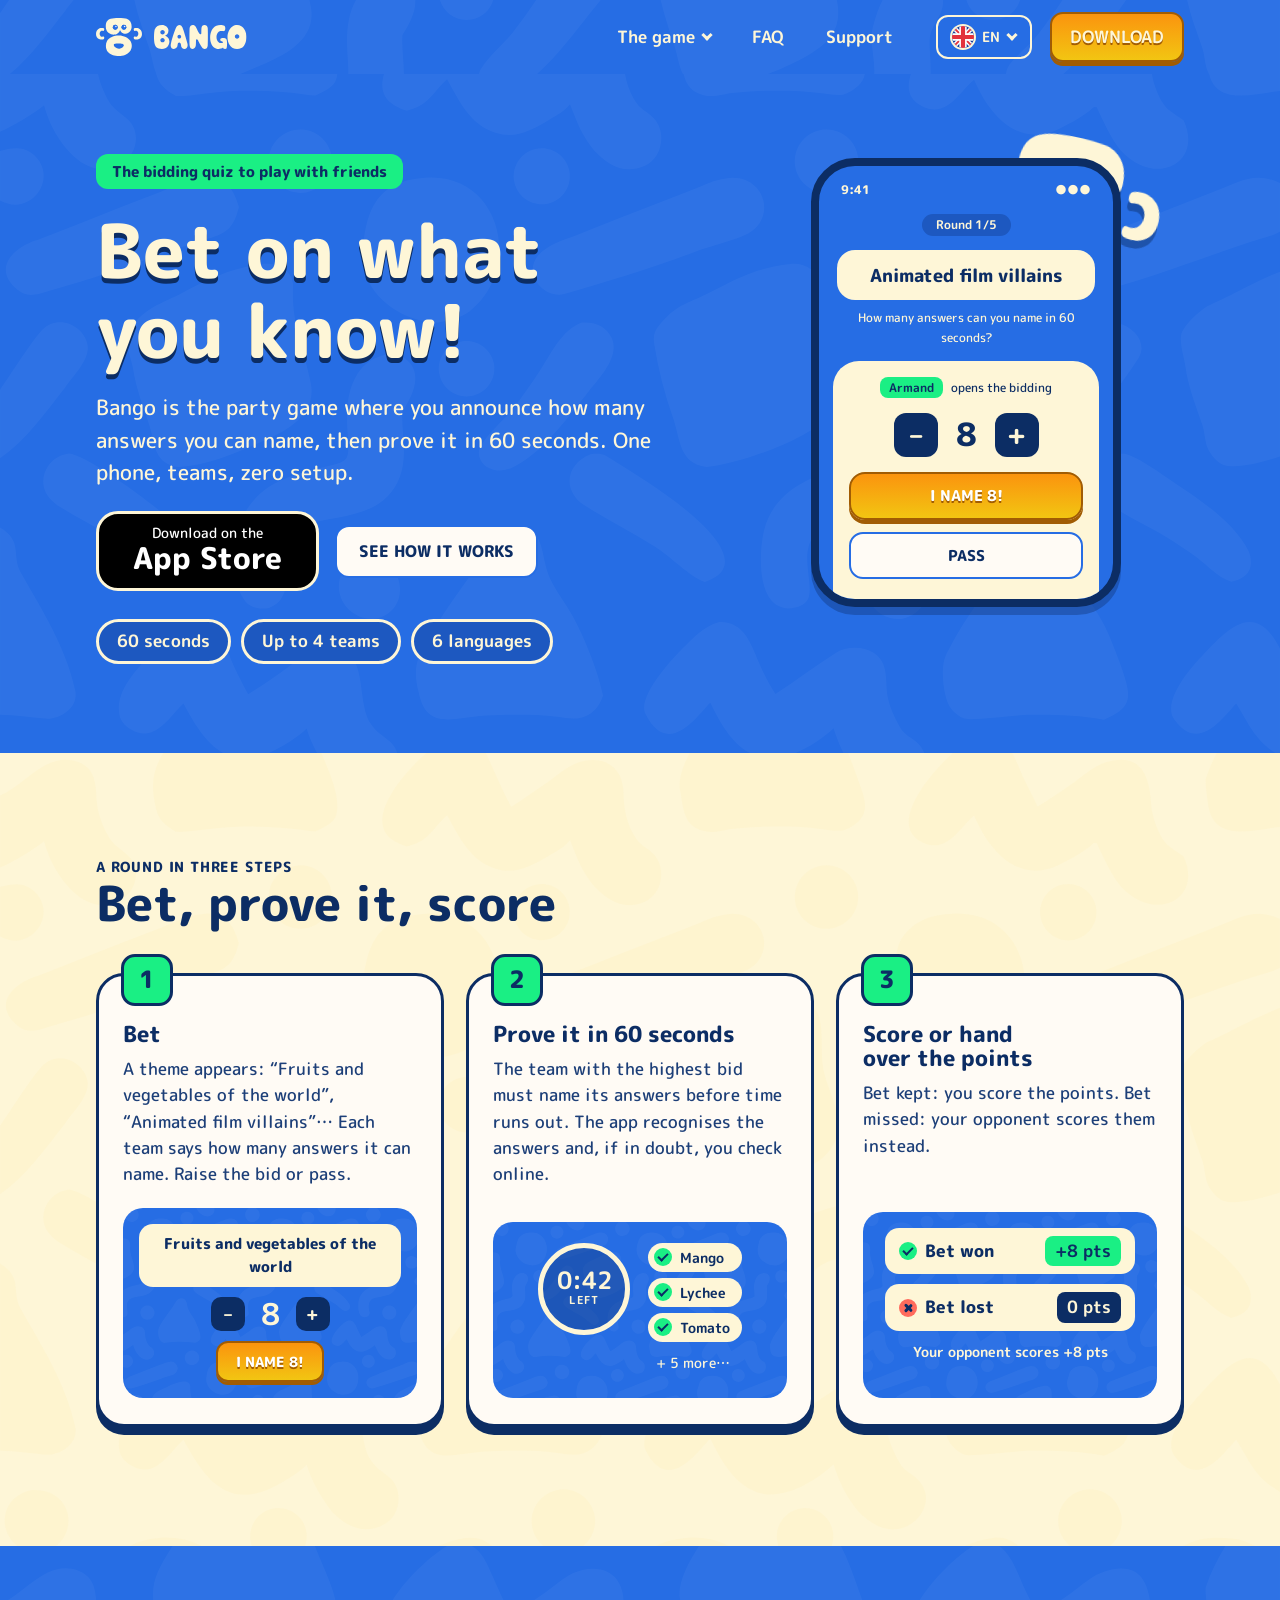
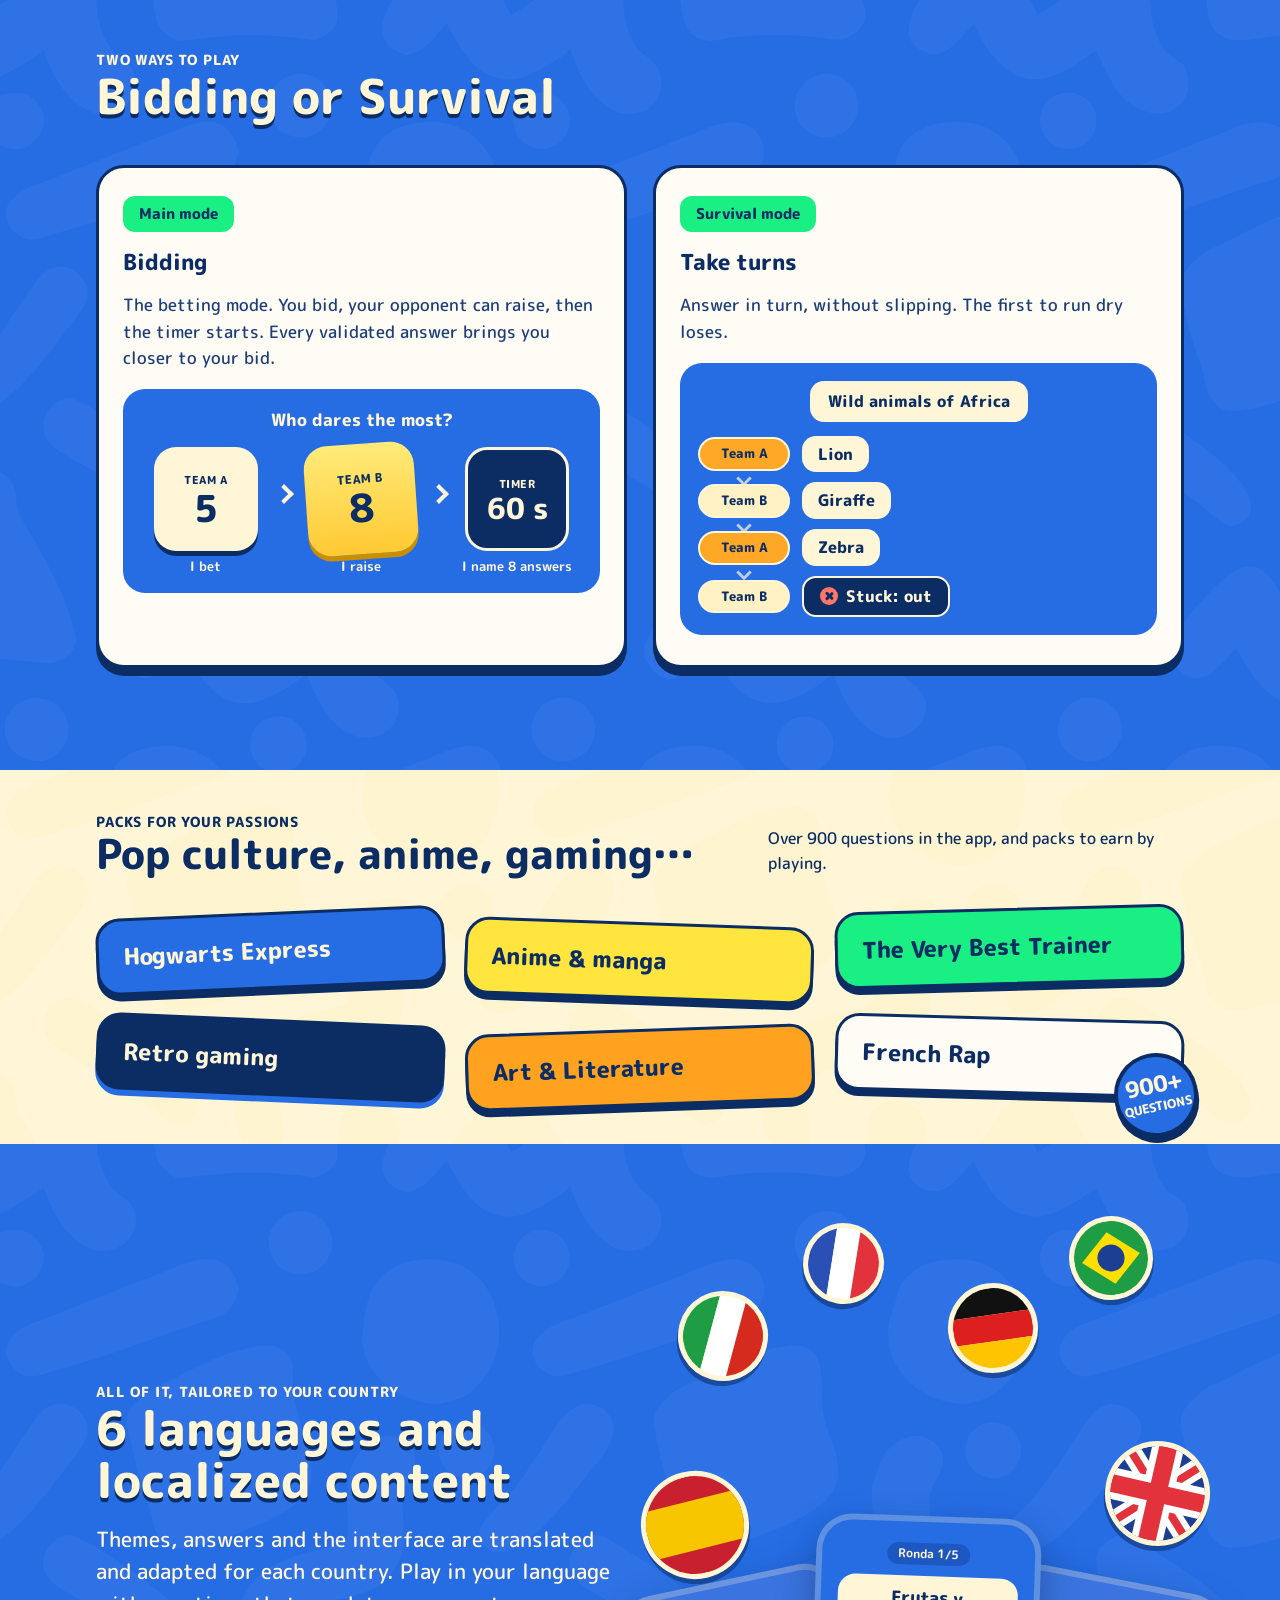
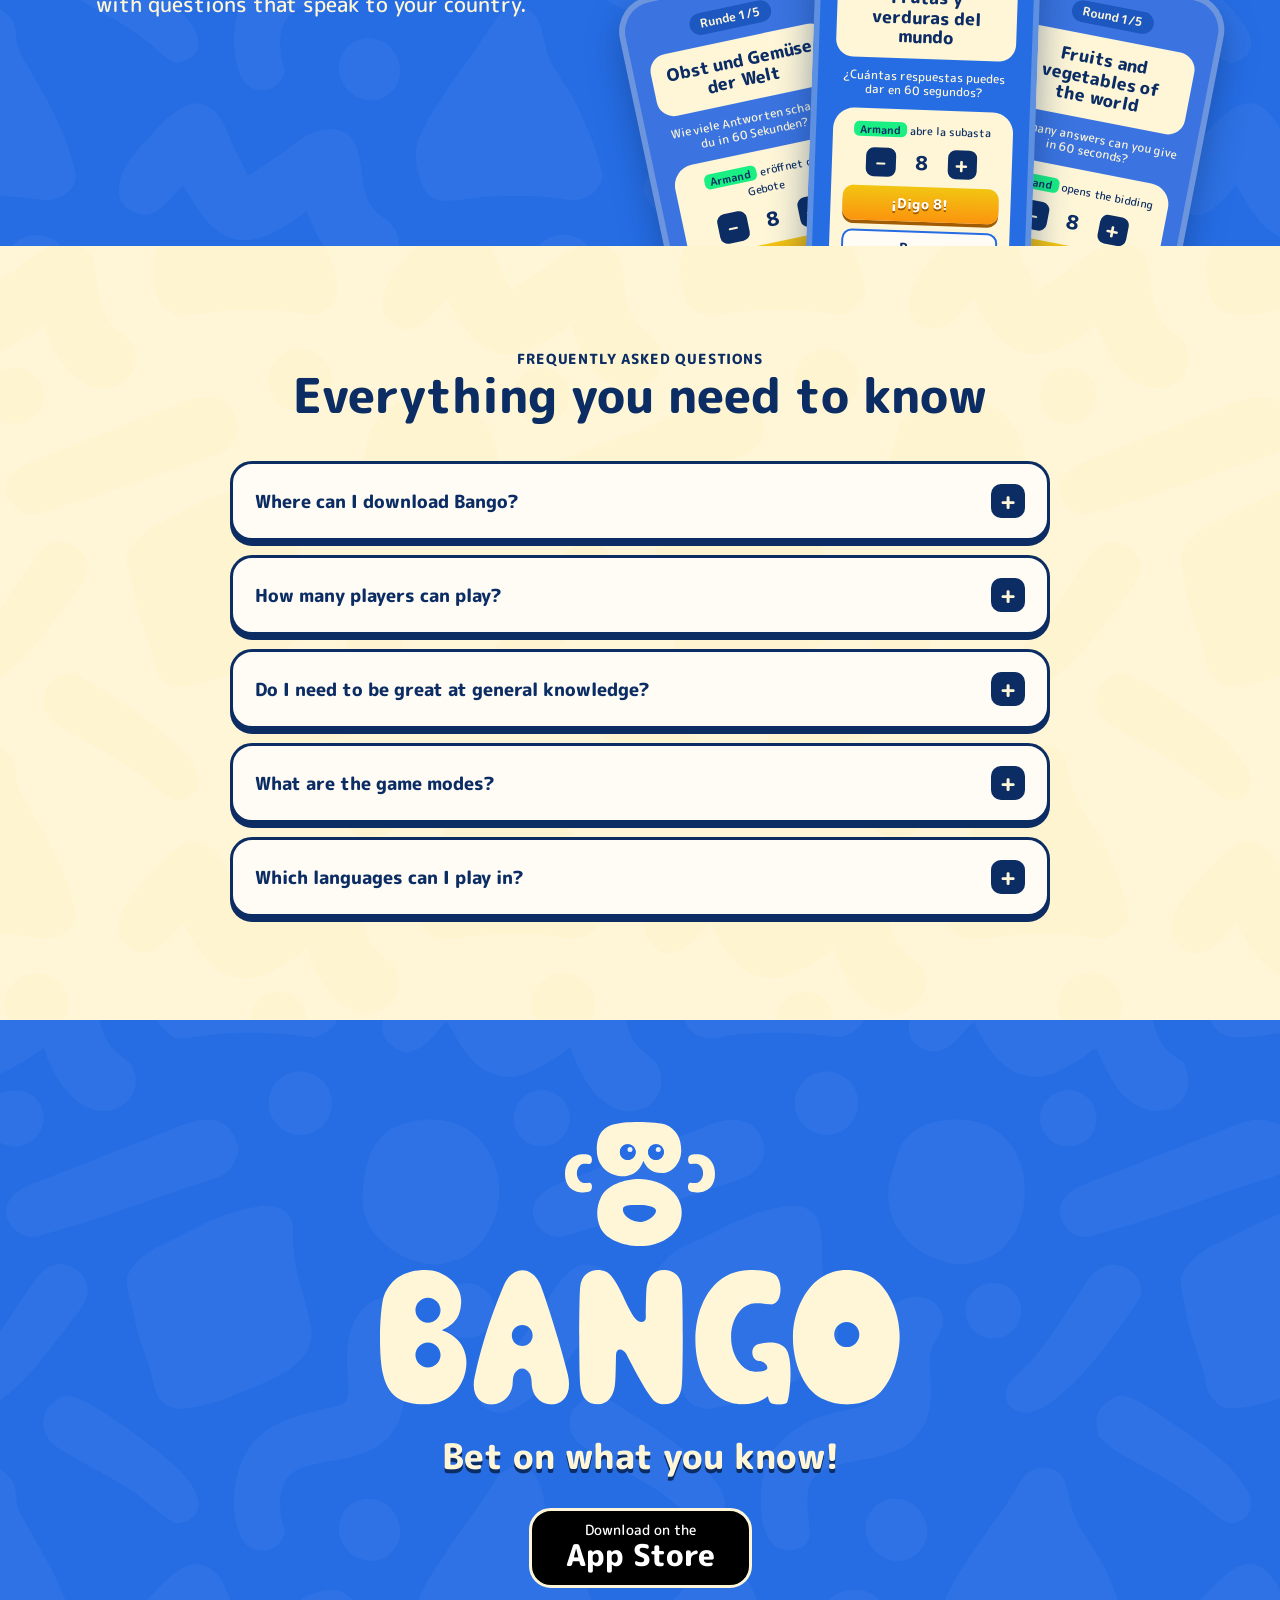
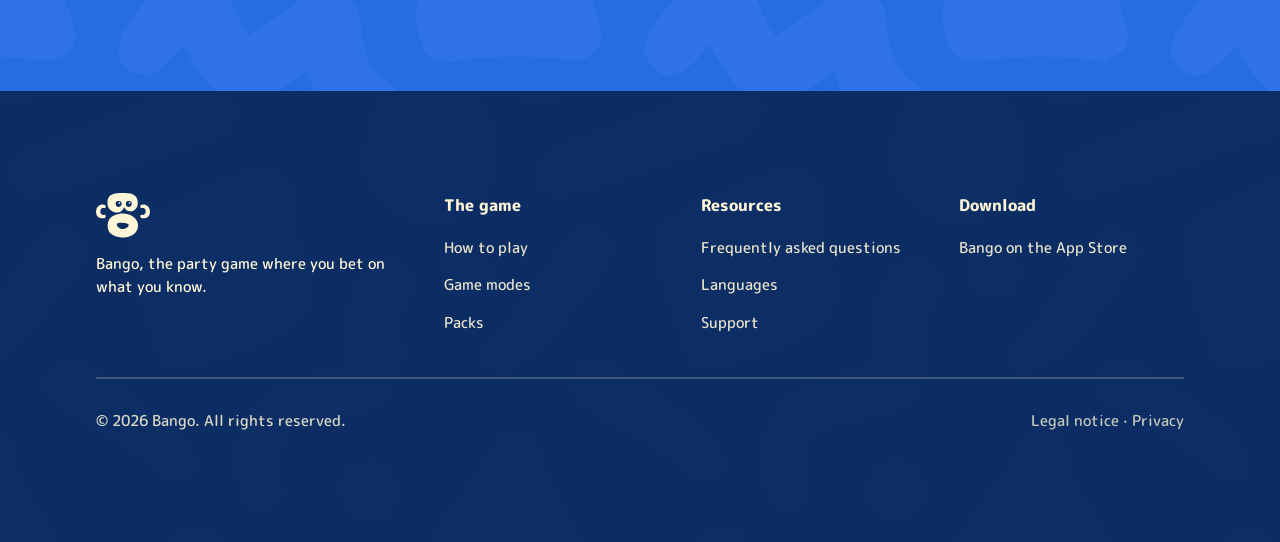
<file: index.html>
<!doctype html><html lang="fr"><head><meta charset=utf8><meta name=viewport content="width=device-width,initial-scale=1,viewport-fit=cover"><style>:root{color-scheme:light;box-sizing:border-box;padding-top:env(safe-area-inset-top,0px);padding-bottom:env(safe-area-inset-bottom,0px)}html{scroll-padding-top:env(safe-area-inset-top,0px)}body{margin:0;padding:0;font:14px -apple-system,BlinkMacSystemFont,sans-serif;background:#fff;color:#000}img{max-width:100%}[hidden]:not([hidden=until-found i]){display:none!important}</style></head><body>
<title>Bango, le jeu de soirée</title>
<meta name="description" content="Bango, le jeu de soirée où l'on mise sur ses connaissances : annoncez combien de réponses vous savez citer, puis prouvez-le en 60 secondes. Sur iPhone, en 6 langues.">
<link rel="canonical" href="https://mandarine28.github.io/bango-site/">
<link rel="icon" href="assets/favicon.png">
<link rel="apple-touch-icon" href="assets/icon.png">
<meta property="og:type" content="website">
<meta property="og:title" content="Bango, le jeu de soirée">
<meta property="og:description" content="Bango, le jeu de soirée où l'on mise sur ses connaissances : annoncez combien de réponses vous savez citer, puis prouvez-le en 60 secondes. Sur iPhone, en 6 langues.">
<meta property="og:url" content="https://mandarine28.github.io/bango-site/">
<meta property="og:image" content="https://mandarine28.github.io/bango-site/assets/icon.png">
<link rel="preconnect" href="https://fonts.googleapis.com"><link rel="preconnect" href="https://fonts.gstatic.com" crossorigin><link href="https://fonts.googleapis.com/css2?family=M+PLUS+Rounded+1c:wght@500;700;800&display=swap" rel="stylesheet">
<style>
/* Bango — design system de l'app
   Couleurs : bleu #266de4 · marine #0c2d64 · crème #FEF6D7 · orange→jaune (bouton Miser) · vert #1AEF84
   Police : M PLUS Rounded 1c (500 / 700 / 800)
   Mise en page : hub à la structure classique (en-tête, hero, sections, FAQ, pied de page), rendu 100 % Bango. */
:root {
  --blue: #266de4;
  --navy: #0c2d64;
  --cream: #fef6d7;
  --cream-chip: #fef1c3;
  --cream-btn: #fffbf5;
  --chip: #1d58c0;
  --orange: #fb940e;
  --orange-end: #f2c512;
  --orange-border: #a15c03;
  --green: #1aef84;
  --yellow: #efcc1a;
  --font: 'M PLUS Rounded 1c', 'Nunito', 'Arial Rounded MT Bold', system-ui, sans-serif;
  --gutter-l: max(16px, env(safe-area-inset-left, 0px));
  --gutter-r: max(16px, env(safe-area-inset-right, 0px));
  --pattern: url("data:image/svg+xml,%3Csvg width=%22362%22 height=%22512%22 viewBox=%220 0 362 512%22 fill=%22none%22 xmlns=%22http://www.w3.org/2000/svg%22%3E %3Cg clip-path=%22url(%23clip0_54_34)%22%3E %3Cpath d=%22M193.155 512L193.155 511.707C193.144 509.03 191.467 505.728 192.371 503.16C196.155 492.623 203.906 483.695 210.141 474.505C212.019 471.738 214.023 468.208 216.172 465.793C218.427 463.26 223.95 464.077 225.996 466.612C228.641 469.887 227.553 474.443 229.503 478.123C234.107 486.628 239.638 493.89 242.297 503.362C243.177 506.497 244.324 508.538 244.866 512H193.155Z%22 fill=%22%23FEF1C3%22/%3E %3Cpath d=%22M44.0373 512L44.0261 511.707C43.9121 509.137 42.6306 504.73 43.6088 502.337C47.9271 491.92 55.4656 482.922 61.8356 473.685C63.5083 471.262 64.8961 468.742 66.7433 466.36C68.9871 463.47 74.3141 463.662 76.7063 466.192C79.2788 468.912 78.6651 474.557 80.4838 477.835C82.5343 482.187 84.8753 485.25 87.1508 489.147C90.6451 495.135 94.5588 505.317 95.8418 512H44.0373Z%22 fill=%22%23FEF1C3%22/%3E %3Cpath d=%22M362 397.168C357.995 403.298 352.442 407.088 344.76 406.543C339.025 406.135 333.087 402.633 329.527 398.258C325.237 392.988 325.24 386.453 327.02 380.23C328.232 375.4 328.325 372.803 332.647 369.42C337.352 365.74 342.78 365.42 348.52 365.998C355.022 366.793 358.237 370.233 362 375.1V397.168Z%22 fill=%22%23FEF1C3%22/%3E %3Cpath d=%22M362 44.2461C357.965 50.9899 351.797 54.2429 343.937 53.3411C338.157 52.6889 332.89 49.7184 329.34 45.1096C326.672 41.6711 325.205 35.9636 326.08 31.7709C327.38 25.5371 327.445 20.3258 332.957 16.3073C337.93 12.6833 343.52 12.4746 349.367 13.2729C355.132 14.0595 358.822 17.8239 362 22.312V44.2461Z%22 fill=%22%23FEF1C3%22/%3E %3Cpath d=%22M362 215.94V232.097V252.078V268.193C358.055 269.543 349.825 271.958 345.89 270.538C344.397 270 342.3 267.615 341.697 266.145C340.705 264.008 340.757 261.295 340.01 259.108C338.11 253.54 335.967 248.321 335.205 242.43C334.89 239.991 333.24 235.399 334.315 232.921C335.307 230.631 339.107 227.123 341.285 225.735C347.93 222.856 355.355 218.423 362 215.94Z%22 fill=%22%23FEF1C3%22/%3E %3Cpath d=%22M24.1042 91.0782C23.3023 82.8595 21.7773 74.0557 27.737 66.876C29.5945 64.6042 32.2857 63.1725 35.2077 62.9015C39.765 62.5157 42.822 65.3012 43.2055 69.8107C43.5353 73.6877 40.2255 76.2535 39.5387 79.8312C39.2285 81.4322 39.593 83.3687 39.625 85.0247C39.77 92.5707 40.573 96.213 35.8343 102.134C26.0558 114.352 3.52325 103.665 4.97162 122.895C5.21537 126.132 6.44525 130.717 4.39095 132.874C3.05415 134.277 1.79963 134.439 0 134.849V101.274C3.88657 98.3905 9.36212 96.5427 14.0323 95.3727C17.5329 94.4957 22.0954 94.4132 24.1042 91.0782Z%22 fill=%22%23FEF1C3%22/%3E %3Cpath d=%22M0 454.045C4.21578 451.48 8.78227 449.567 13.5684 448.337C16.2476 447.65 19.7334 447.32 22.203 446.112C25.0107 444.742 23.4105 437.805 23.2848 435.12C22.8865 426.612 27.0785 414.135 37.7938 416.072C42.2043 416.96 44.2727 421.325 42.7887 425.4C41.8627 427.942 40.1485 430.107 39.5685 432.71C39.2335 434.887 39.664 437.407 39.67 439.61C39.9792 446.822 39.8453 450.885 34.6878 456.307C25.0823 466.41 2.42856 456.925 5.04507 477.092C5.76795 482.665 6.87545 486.4 0 487.712V454.045Z%22 fill=%22%23FEF1C3%22/%3E %3Cpath d=%22M362 204.642C361.5 204.9 360.99 205.135 360.47 205.347C358.415 206.2 355.912 206.753 353.76 207.468C338.64 212.496 323.77 218.344 308.312 222.275C303.027 223.618 298.02 217.586 300.257 212.727C302.027 208.888 307.792 207.156 311.485 205.756C314.622 204.533 317.91 203.242 321.117 201.977L343.94 193.065C350.652 190.485 354.75 187.456 362 190.853V204.642Z%22 fill=%22%23FEF1C3%22/%3E %3Cpath d=%22M0 155.944C7.22437 152.959 13.2116 143.13 22.1894 146.494C27.5292 148.494 27.0675 153.836 27.4655 158.369C27.7372 161.467 29.6222 166.241 31.5042 168.769C34.153 171.98 37.913 172.637 38.3882 177.417C38.5337 178.771 38.3348 180.139 37.8095 181.396C35.7328 186.266 29.9327 188.231 25.153 186.131C18.8951 183.382 14.1136 175.35 12.4545 168.844C9.49635 171.263 3.57113 174.893 0 176.311V155.944Z%22 fill=%22%23FEF1C3%22/%3E %3Cpath d=%22M108.539 512C110.94 506.785 114.606 503.41 118.528 499.09C123.47 493.647 130.298 486.997 136.501 495.372C137.92 497.287 139.123 500.557 140.146 502.847C141.523 505.927 142.96 508.977 144.457 512L144.692 511.877C147.22 510.545 151.675 507.3 154.234 505.515C159.03 502.165 163.62 497.44 170.222 499.015C172.183 499.482 174.731 502.12 175.654 503.747C176.804 505.775 176.08 509.632 176.477 512H108.539Z%22 fill=%22%23FEF1C3%22/%3E %3Cpath d=%22M257.605 512C259.957 506.48 270.43 494.618 275.992 491.978C283.512 488.408 287.752 499.235 289.677 504.408C290.647 506.615 292.062 508.513 292.907 510.723C293.06 511.123 293.195 511.53 293.312 511.94L293.562 511.83C301.8 508.11 317.167 489.793 324.415 504.025C325.802 506.75 324.945 509.248 325.477 512H257.605Z%22 fill=%22%23FEF1C3%22/%3E %3Cpath d=%22M349.607 338.063C345.712 342.295 338.872 352.095 332.117 342.603C328.697 337.798 335.805 329.068 339.262 325.358C346.782 317.293 354.687 308.17 362 322.488V352.833C354.965 348.75 353.647 344.568 349.607 338.063Z%22 fill=%22%23FEF1C3%22/%3E %3Cpath d=%22M0 288.292C6.5998 292.22 3.11085 296.135 5.94655 301.172C12.0175 311.955 18.6237 322.082 21.283 334.417C22.308 339.172 16.9695 342.635 12.7718 342.322C8.46225 341.942 4.35458 341.207 0 341.21V326.797V320.025V288.292Z%22 fill=%22%23FEF1C3%22/%3E %3Cpath d=%22M362 164.851C355.733 165.275 343.873 169.582 341.835 159.498C341.545 158.062 340.698 152.123 341.028 151.11C345.018 138.825 355.063 128.085 362 117.409V141.063V150.398V164.851Z%22 fill=%22%23FEF1C3%22/%3E %3Cpath d=%22M362 470.475V494.015V503.258V512H341.775C341.787 509.913 340.545 505.715 341.045 504.043C344.292 493.19 355.667 479.605 362 470.475Z%22 fill=%22%23FEF1C3%22/%3E %3Cpath d=%22M0 37.2153C7.17775 37.2773 9.3922 41.1238 8.82865 48.1078C8.06958 57.5148 13.1094 64.1986 13.6646 73.0981C13.9706 80.5208 6.28013 85.0286 0 87.2123V37.2153Z%22 fill=%22%23FEF1C3%22/%3E %3Cpath d=%22M0 390.127C2.5095 390.087 4.58878 390.327 6.55865 392.112C8.80095 394.175 8.7218 397.442 8.80857 400.19C8.9255 403.89 8.9323 408.172 9.99063 411.707C12.2825 419.365 17.0583 427.477 10.0237 434.305C6.7115 437.517 4.27042 438.54 0 440.097V390.127Z%22 fill=%22%23FEF1C3%22/%3E %3Cpath d=%22M0 249.283C2.88243 245.302 9.68375 234.302 12.3579 232.007C13.3676 231.125 14.6046 230.543 15.9283 230.328C19.9423 229.679 24.1128 232.741 24.7725 236.725C25.4498 240.814 20.5353 245.542 18.3765 248.713C12.6691 255.923 7.59882 263.335 0 268.698V249.283Z%22 fill=%22%23FEF1C3%22/%3E %3Cpath d=%22M0 509.035C6.74872 505.21 19.0535 491.68 26.3113 503.242C27.5438 505.205 27.2725 509.542 27.311 512H0V509.035Z%22 fill=%22%23FEF1C3%22/%3E %3Cpath d=%22M303.587 0H312.76C317.112 4.31035 319.485 8.7947 315.002 14.1401C312.167 17.6762 305.65 18.371 302.395 14.9877C296.907 9.28653 298.987 4.89302 303.587 0Z%22 fill=%22%23FEF1C3%22/%3E %3Cpath d=%22M5.7466 0H14.4859C22.4988 4.9796 19.9838 16.3775 11.283 17.1375C8.82133 17.3662 6.37503 16.5641 4.5267 14.9222C-1.43277 9.70275 1.60741 4.73795 5.7466 0Z%22 fill=%22%23FEF1C3%22/%3E %3Cpath d=%22M154.846 0H163.61C166.143 2.34242 168.214 4.38297 168.361 8.04552C168.56 13.0181 164.191 17.1549 159.314 17.1765C156.981 17.2003 154.735 16.2871 153.08 14.6414C151.357 12.9208 150.294 10.328 150.329 7.89065C150.378 4.40832 152.486 2.24966 154.846 0Z%22 fill=%22%23FEF1C3%22/%3E %3Cpath d=%22M362 424.663C352.25 433.048 342.708 421.503 350.358 413.665C353.288 410.665 359.178 411.725 362 415.3V424.663Z%22 fill=%22%23FEF1C3%22/%3E %3Cpath d=%22M362 71.7748C360 73.4038 358.093 74.5561 355.388 74.6691C348.318 75.2278 345.05 65.6851 349.84 61.2251C353.765 57.5718 358.645 58.8326 362 62.2358V71.7748Z%22 fill=%22%23FEF1C3%22/%3E %3Cpath d=%22M239.216 0H261.705C261.807 1.75912 261.867 2.74712 261.335 4.42557C258.9 12.1343 249.066 11.5747 244.059 6.81283C241.663 4.53403 240.64 2.97618 239.216 0Z%22 fill=%22%23FEF1C3%22/%3E %3Cpath d=%22M90.1099 0H112.537C113.651 8.043 107.268 11.9778 99.9586 9.6751C95.5826 8.29655 92.0881 4.00173 90.1099 0Z%22 fill=%22%23FEF1C3%22/%3E %3Cpath d=%22M0 181.758C2.81442 181.085 5.74763 180.365 8.4551 182.075C14.7881 186.077 13.0242 194.847 6.01027 196.784C3.88195 197.371 1.95363 196.704 0 195.771V181.758Z%22 fill=%22%23FEF1C3%22/%3E %3Cpath d=%22M362 438.072V448.482C360.292 447.065 359.325 445.315 358.505 443.305C359.592 440.845 360.137 440.015 362 438.072Z%22 fill=%22%23FEF1C3%22/%3E %3Cpath d=%22M362 85.1604V95.5489C360.202 94.0697 359.363 92.5757 358.562 90.4519C359.478 88.1132 360.245 86.9432 362 85.1604Z%22 fill=%22%23FEF1C3%22/%3E %3Cpath d=%22M148.8 37.3391C149.026 37.3166 149.252 37.2976 149.478 37.2823C160.341 36.5491 156.989 50.5756 158.685 57.4413C160.588 65.1403 166.413 74.6176 159.085 81.1588C152.38 87.1438 134.476 94.3726 125.361 94.6683C117.834 93.9626 117.924 87.2523 116.21 81.4881C115.374 78.6781 114.123 75.8858 113.346 73.1051C112.17 68.8941 111.59 64.3691 110.737 60.0723C110.285 57.4883 110.734 56.3658 112.208 54.3678C116.01 49.2133 120.34 48.4233 125.531 45.7126C133.602 41.4981 139.677 38.4568 148.8 37.3391Z%22 fill=%22%23FEF1C3%22/%3E %3Cpath d=%22M222.885 213.84C222.972 213.825 223.058 213.806 223.146 213.794C225.443 213.494 227.669 213.883 229.504 215.353C230.66 216.278 231.393 217.472 231.756 218.905C232.897 223.422 232.022 228.529 232.856 233.18C233.731 238.058 236.422 242.435 236.961 247.375C237.347 250.905 236.678 253.805 234.424 256.578C228.877 263.403 208.779 270.3 199.818 271.18C191.861 270.075 192.516 263.333 190.271 257.03C187.908 250.393 186.158 243.565 185.063 236.611C184.701 234.311 184.868 233.005 186.386 231.173C191.023 225.263 194.054 225.1 199.873 222.212C208.874 217.745 212.885 215.17 222.885 213.84Z%22 fill=%22%23FEF1C3%22/%3E %3Cpath d=%22M147.957 390.34C148.061 390.325 148.164 390.308 148.268 390.295C150.568 390.018 152.939 390.043 154.789 391.628C156.126 392.775 156.869 394.385 157.293 396.065C158.343 400.233 157.783 405.863 158.719 410.49C159.686 415.273 162.425 419.803 162.739 424.645C162.975 428.285 161.701 431.128 159.301 433.825C154.107 439.665 133.71 447.145 125.544 447.58C117.82 447.253 118.03 439.958 116.225 434.463C114.326 428.678 112.272 423.473 111.526 417.308C111.332 415.708 110.177 411.498 110.689 409.908C111.522 407.323 115.355 403.905 117.574 402.34C125.047 398.918 132.72 394.553 140.522 391.95C143.043 391.108 145.566 390.7 147.957 390.34Z%22 fill=%22%23FEF1C3%22/%3E %3Cpath d=%22M73.8071 213.841C78.3741 213.056 83.1359 215.7 82.8836 220.299C82.3269 230.437 86.0209 237.888 87.8869 247.372C89.6866 256.52 80.8934 261.073 73.7899 264.1C65.8276 267.495 59.7676 270.303 50.7141 271.185C43.4359 270.298 43.8999 264.713 42.2631 259.398C40.4961 254.123 38.4801 248.945 37.6244 243.404C37.0166 239.47 34.4216 235.338 36.9569 231.792C41.0666 226.042 45.6316 224.939 51.3606 222.001C59.4644 217.847 64.7676 215.125 73.8071 213.841Z%22 fill=%22%23FEF1C3%22/%3E %3Cpath d=%22M297.803 37.3394C309.955 35.5676 305.11 50.9906 307.598 57.8726C309.92 64.3021 314.403 75.9471 307.98 81.2596C300.815 87.1836 282.993 94.6736 273.738 94.6684C271.313 94.3814 268.573 92.5726 267.603 90.2399C266.738 88.1444 266.468 85.5834 265.723 83.4809C263.698 77.7816 262.028 72.2661 260.878 66.3161C260.453 64.1119 259.695 61.9589 259.363 59.6781C259.04 57.4586 259.218 56.7431 260.653 54.9384C265.255 49.0429 268.97 48.4129 274.87 45.4709C283.573 41.1319 288.045 38.5954 297.803 37.3394Z%22 fill=%22%23FEF1C3%22/%3E %3Cpath d=%22M296.86 390.33C297.082 390.295 297.305 390.268 297.53 390.248C310.035 389.103 305.157 402.008 307.087 408.53C311.825 424.528 316.625 433.025 297.067 440.62C289.727 443.473 283.16 447.145 274.29 447.583C271.91 447.445 268.25 445.488 267.665 443.32C266.317 438.325 264.657 433.31 263.065 428.388C261.502 423.563 260.72 417.91 259.42 412.965C258.94 411.145 259.195 409.523 260.39 408.175C264.172 402.94 267.82 401.835 273.21 399.185C281.52 395.098 287.59 391.723 296.86 390.33Z%22 fill=%22%23FEF1C3%22/%3E %3Cpath d=%22M54.1864 315.038C62.0614 314.655 63.6769 322.023 66.2777 327.785C67.4274 330.33 68.8734 332.963 70.1832 335.445C74.3724 332.848 78.4554 330.088 82.3819 327.108C84.0177 325.868 85.6647 324.615 87.5129 323.703C89.1792 322.88 90.9982 322.413 92.8544 322.333C104.962 321.868 100.315 337.06 104.916 343.853C106.777 346.6 108.274 347 110.414 348.97C114.202 352.458 113.214 359.715 108.579 362.05C103.183 365.143 97.9274 362.585 94.0524 358.628C91.2264 355.238 87.8339 349.388 86.7384 345.143C84.2672 347.798 77.4099 351.79 73.9379 352.89C62.4429 356.538 56.5074 346.665 51.8822 338.065C48.9759 340.755 46.5207 344.86 42.8712 346.203C39.6982 347.45 34.6562 344.885 33.8459 341.553C32.3429 335.223 37.9634 329.113 41.9582 324.825C45.3802 321.155 49.2704 316.448 54.1864 315.038Z%22 fill=%22%23FEF1C3%22/%3E %3Cpath d=%22M277.31 138.547C278.403 138.485 280.988 138.618 281.975 139.146C286.158 141.384 287.933 147.862 289.91 151.854C291.21 154.479 292.358 156.586 293.463 159.078C296.613 157.123 299.79 154.979 302.838 152.859C305.15 151.25 307.703 148.962 310.125 147.646C311.495 146.919 312.965 146.401 314.488 146.11C323.893 144.382 325.168 151.974 325.663 159.041C325.89 162.263 328.04 168.187 330.59 170.193C331.763 171.114 333.415 172.186 334.72 173.122C340.385 185.137 326.845 192.299 316.963 181.64C314.373 178.664 311.89 173.082 310.168 169.424L309.405 169.342C308.873 169.641 308.468 170.186 308 170.56C305.523 172.445 302.42 174.127 299.618 175.494C287.915 181.197 279.69 171.495 275.485 161.656C271.118 165.244 267.935 172.572 260.763 169.14C248.028 163.047 271.173 140.109 277.31 138.547Z%22 fill=%22%23FEF1C3%22/%3E %3Cpath d=%22M203.227 315.04C210.327 314.733 212.261 320.965 214.6 326.408C216.064 329.813 217.34 332.26 219.307 335.4C224.918 331.68 230.799 327.318 236.46 323.693C239.224 321.923 244.068 321.8 246.942 323.658C251.583 326.658 250.208 331.428 251.028 336.08C251.583 339.075 253.043 342.193 254.578 344.82C255.658 346.933 258.01 347.725 259.563 349.298C265.195 354.995 259.745 363.408 252.593 363.468C248.769 363.503 245.318 361.033 242.734 358.38C239.238 354.048 237.433 350.39 235.742 345.088C230.572 349.963 221.154 355.505 214.003 352.91C207.348 350.495 203.812 343.75 200.897 337.833C198.029 340.383 189.097 354.298 182.536 340.98C180.163 336.163 189.956 325.565 193.144 322.365C195.636 319.863 199.097 316.11 203.227 315.04Z%22 fill=%22%23FEF1C3%22/%3E %3Cpath d=%22M70.9827 111.287C80.0137 111.032 77.8897 119.765 80.7825 125.503C83.0435 130.824 87.5725 135.599 89.6507 140.949C91.7662 146.394 96.6952 155.641 95.123 161.443C94.4852 163.797 91.1497 165.222 89.158 166.123C88.211 166.059 87.1337 165.926 86.1875 165.779C80.058 164.828 74.1467 164.69 67.96 164.754C63.5625 164.829 59.223 165.348 54.868 165.918C53.0965 166.149 51.5067 166.32 49.718 166.217L49.4295 166.046C46.7147 164.424 44.8442 162.886 44.1127 159.711C41.9315 150.242 44.0975 147.039 49.0347 139.116C53.1092 132.988 57.3222 126.887 61.6857 120.959C64.711 116.849 65.6295 112.51 70.9827 111.287Z%22 fill=%22%23FEF1C3%22/%3E %3Cpath d=%22M219.674 111.317C219.82 111.309 219.966 111.3 220.112 111.292C222.115 111.215 224.067 111.939 225.535 113.306C228.763 116.353 227.417 121.083 229.387 125.013C231.657 129.542 234.62 133.834 237.139 138.24C239.512 142.356 241.041 146.884 242.639 151.346C243.642 154.358 245.404 157.826 244.315 161.03C243.551 163.277 240.558 165.367 238.327 165.861C236.7 166.053 234.659 165.749 233.05 165.521C227.673 164.76 222.502 164.693 217.082 164.747C213.997 164.815 210.867 165.059 207.804 165.321C203.637 165.687 200.81 167.339 196.822 165.142C192.899 163.131 193.086 157.71 192.202 153.836C191.787 149.52 194.897 143.755 197.224 140.243C203.388 130.94 209.892 121.858 216.314 112.764C216.841 112.017 218.765 111.535 219.674 111.317Z%22 fill=%22%23FEF1C3%22/%3E %3Cpath d=%22M128.592 138.586C135.275 138.092 137.149 143.197 139.439 148.337C141.024 151.896 142.672 155.722 144.597 159.094C147.726 157.209 151.273 154.663 154.308 152.579C156.891 150.805 159.09 148.629 161.998 147.23C163.784 146.373 165.738 145.923 167.719 145.911C173.728 145.897 176.45 150.401 176.372 155.808C176.355 156.986 176.564 158.732 176.744 159.871C177.122 162.335 177.937 164.711 179.151 166.889C181.111 170.393 182.632 170.175 184.886 172.544C188.624 176.475 187.304 183.918 182.212 186.052C176.401 188.488 171.915 185.715 168.087 181.69C164.296 176.921 163.414 174.091 161.197 168.584C159.347 170.761 157.743 171.528 155.353 172.926C150.572 175.723 146.062 178.392 140.324 176.71C132.899 174.534 129.857 167.596 126.426 161.521C121.833 165.789 121.403 168.878 115.053 170.378C113.836 170.047 112.668 169.554 111.582 168.911C99.3254 161.731 122.983 139.762 128.592 138.586Z%22 fill=%22%23FEF1C3%22/%3E %3Cpath d=%22M293.915 287.777C300.845 287.6 301.545 291.497 302.578 297.035C304.045 304.91 310.795 311.485 313.71 318.89C314.79 321.627 315.925 324.395 316.93 327.167C319.73 335.527 321.068 339.002 312.205 342.63C304.868 341.222 298.54 341.185 291.17 341.23C287.67 341.235 274.293 343.122 272.493 342.257C270.35 341.23 268.538 339.462 267.79 337.17C266.77 334.047 266.208 328.79 267.065 325.65C267.418 324.36 268.188 323.035 268.81 321.85C273.418 313.095 279.578 305.372 285.173 297.26C286.818 294.872 288.333 291.502 290.408 289.495C291.36 288.572 292.68 288.162 293.915 287.777Z%22 fill=%22%23FEF1C3%22/%3E %3Cpath d=%22M144.875 287.795C154.699 287.438 152.492 296.275 155.629 302.823C157.455 306.635 160.063 309.808 161.982 313.37C165.376 319.675 169.18 328.905 170.539 335.85C169.871 337.555 169.398 338.655 168.091 339.98C166.892 341.2 165.327 341.99 163.635 342.23C161.746 342.503 159.531 342.105 157.631 341.83C152.804 341.133 148.069 341.208 143.202 341.215C140.627 341.238 138.243 341.365 135.576 341.573C129.193 342.07 121.29 345.268 118.889 336.723C116.761 329.115 117.179 326.29 121.131 319.548C126.726 310.005 133.489 301.595 139.473 292.348C141.043 289.923 142.016 288.603 144.875 287.795Z%22 fill=%22%23FEF1C3%22/%3E %3Cpath d=%22M183.003 63.0306C186.228 62.6939 189.375 63.1194 190.978 66.3966C191.5 67.4854 192.188 69.4881 191.934 70.6856C190.79 76.0826 187.975 77.4254 188.699 83.4421C189.125 86.9869 189.056 92.9186 188.059 96.2411C185.938 102.74 181.036 106.434 174.61 108.076C169.473 109.388 163.268 109.768 158.539 111.811C153.672 114.029 153.893 120.668 154.196 125.122C154.527 129.99 156.316 131.968 150.91 134.395C140.276 136.986 140.836 123.368 141.187 116.681C141.825 104.541 151.397 97.9741 162.27 95.4649C164.594 94.9236 166.957 94.5951 169.266 93.9911C173.207 92.9601 172.999 90.8041 172.707 87.3761C172.175 81.1344 171.642 74.9059 174.993 69.2699C177.124 65.6871 178.997 64.1079 183.003 63.0306Z%22 fill=%22%23FEF1C3%22/%3E %3Cpath d=%22M258.367 239.317C259.922 239.275 261.235 239.405 262.625 240.155C264.337 241.079 265.96 242.531 266.48 244.465C267.705 249.007 263.772 251.728 263.035 255.723C262.727 257.38 262.927 259.135 263.017 260.805C263.282 265.683 263.692 271.38 261.262 275.805C255.917 285.538 244.8 284.595 235.638 287.278C222.992 290.985 231.164 304.163 228.356 308.793C227.356 310.44 225.598 310.788 223.859 311.14C213.753 311.883 214.569 295.418 216.095 289.05C218.516 278.943 228.23 273.77 237.65 271.8C239.849 271.343 245.993 270.583 247.067 267.845C247.969 263.243 245.63 257.78 246.907 253.053C248.718 246.351 250.792 240.607 258.367 239.317Z%22 fill=%22%23FEF1C3%22/%3E %3Cpath d=%22M184.239 415.83C185.046 415.765 185.96 415.91 186.754 416.057C188.464 416.372 189.781 417.417 190.732 418.827C191.632 420.157 192.086 421.645 191.968 423.255C191.721 426.625 189.155 429.272 188.702 432.582C188.044 437.392 189.539 442.42 188.569 447.275C188.057 449.837 186.842 452.34 185.277 454.422C180.186 461.197 171.552 461.497 163.93 463.077C161.739 463.53 159.327 464.035 157.458 465.32C151.457 469.452 155.424 479.115 154.393 485.012C153.029 486.327 151.652 486.962 149.874 487.587C147.937 487.695 146.233 487.467 144.613 486.312C142.486 484.797 141.764 481.867 141.388 479.425C140.972 476.722 140.974 473.9 141.099 471.17C142.264 445.685 169.557 449.992 172.356 444.965C174.704 440.75 168.581 430.517 176.71 419.702C178.639 417.137 181.185 416.275 184.239 415.83Z%22 fill=%22%23FEF1C3%22/%3E %3Cpath d=%22M333.247 62.812C343.21 63.3015 342.015 72.6113 337.317 78.5613C336.94 85.2208 338.887 92.9455 335.725 99.1768C330.537 109.488 318.165 108.26 308.83 111.23C301.68 113.504 301.682 123.488 303.952 129.245C302.875 133.029 301.787 134.14 297.84 134.754C297.112 134.723 296.387 134.626 295.675 134.466C289.037 133.031 289.015 119.301 290.26 114.012C292.622 103.957 300.092 98.345 309.65 95.84C315.03 94.4303 317.205 94.8568 321.982 91.8395C322.252 85.1123 320.037 79.3565 322.547 72.5053C324.662 66.7308 327.187 63.8268 333.247 62.812Z%22 fill=%22%23FEF1C3%22/%3E %3Cpath d=%22M332.925 415.817C334.685 415.642 337.24 416.25 338.61 417.397C340.08 418.627 340.71 420.51 340.807 422.375C340.98 425.675 339.43 429.04 337.282 431.47C336.992 438.262 338.725 445.122 335.922 451.645C330.98 463.142 317.682 460.385 308.442 464.265C306.132 465.235 304.562 466.835 303.64 469.165C302.03 473.305 302.14 477.917 303.945 481.977C303.695 482.855 303.455 483.752 303.03 484.565C302.067 486.405 300.75 486.995 298.882 487.58C298.04 487.605 297.185 487.64 296.347 487.51C294.777 487.265 293.635 486.687 292.697 485.372C289.31 480.627 289.022 473.745 290.01 468.147C291.915 457.37 299.945 451.277 310.025 448.7C314.332 447.597 318.245 447.295 322.002 444.635C322.24 436.245 319.395 428.352 324.827 420.67C326.907 417.725 329.427 416.39 332.925 415.817Z%22 fill=%22%23FEF1C3%22/%3E %3Cpath d=%22M109.246 239.312C110.741 239.178 113.507 239.625 114.677 240.529C120.091 244.706 116.391 251.443 113.812 255.49C113.37 261.62 115.806 269.115 112.29 275.74C106.948 285.9 95.0349 284.653 85.6659 287.645C78.0444 290.08 78.3419 299.67 80.6884 305.83C80.6187 306.043 80.5429 306.255 80.4614 306.463C79.4424 309.073 78.6127 309.94 76.0592 311.048C74.4284 311.34 72.3712 311.245 70.8999 310.418C68.7049 309.185 67.4822 305.97 66.9042 303.67C65.2602 297.128 66.3327 288.853 69.8542 283.13C74.9692 274.818 84.3837 272.868 93.1652 270.798C94.6854 270.438 96.9754 269.998 97.9477 268.66C99.9702 265.878 95.4907 253.728 101.112 244.8C103.09 241.659 105.703 240.112 109.246 239.312Z%22 fill=%22%23FEF1C3%22/%3E %3Cpath d=%22M120.232 189.358C141.655 187.818 148.103 215.061 132.844 227.077C130.509 228.916 126.758 229.688 123.863 230.276C115.017 230.35 105.215 224.229 102.942 215.303C102.767 214.618 102.431 213.043 102.468 212.36C103.151 199.672 105.65 190.324 120.232 189.358Z%22 fill=%22%23FEF1C3%22/%3E %3Cpath d=%22M193.878 365.853C198.05 365.398 203.323 366.195 206.809 368.578C210.597 371.178 214.547 376.553 215.144 381.225C216.771 393.933 211.961 404.19 198.97 406.533C198.725 406.57 198.479 406.6 198.232 406.623C188.999 407.48 177.12 398.478 176.807 388.935C176.645 384.02 178.482 375.17 181.765 371.265C184.886 367.553 189.237 366.243 193.878 365.853Z%22 fill=%22%23FEF1C3%22/%3E %3Cpath d=%22M44.7352 365.855C55.4019 364.952 64.6282 370.56 66.1412 381.817C67.7997 394.155 62.7279 404.77 49.5104 406.627C40.0022 407.737 28.3637 398.272 27.7254 388.732C27.4439 384.525 28.9294 381.877 29.7364 377.982C31.3902 369.997 37.0672 366.587 44.7352 365.855Z%22 fill=%22%23FEF1C3%22/%3E %3Cpath d=%22M269.083 189.357C273.42 189.047 278.18 189.93 281.773 192.488C285.885 195.426 288.65 199.887 289.45 204.876C290.405 210.76 289.458 218.273 285.785 223.095C282.033 228.022 278.065 229.449 272.218 230.307C258.038 229.461 247.078 217.256 252.685 203.247C253.943 200.106 253.543 197.568 256.263 194.659C260.018 190.642 263.865 189.742 269.083 189.357Z%22 fill=%22%23FEF1C3%22/%3E %3Cpath d=%22M192.293 13.084C212.071 10.3374 221.198 29.8599 211.889 45.7797C209.259 50.2764 205.435 52.1317 200.501 53.2127C200.319 53.2444 200.136 53.2729 199.953 53.2984C189.55 54.7929 178.486 47.4204 176.934 36.8699C176.237 32.1264 178.372 22.9676 181.248 18.9978C183.736 15.5643 188.173 13.651 192.293 13.084Z%22 fill=%22%23FEF1C3%22/%3E %3Cpath d=%22M43.4352 13.0847C44.4692 12.9423 45.5074 13.0029 46.5727 12.9265C66.4032 11.5037 72.4464 37.0427 60.1334 49.2399C57.7389 51.6119 54.6904 52.5469 51.3554 53.3139C40.1637 54.5322 29.8524 47.6737 27.8119 36.4302C27.2637 33.4097 29.5374 24.7209 30.6972 21.7697C31.0719 20.8246 31.5704 19.9334 32.1797 19.1196C34.9677 15.3913 38.9739 13.7243 43.4352 13.0847Z%22 fill=%22%23FEF1C3%22/%3E %3Cpath d=%22M57.9692 189.354C63.6687 188.846 66.2187 192.7 67.566 197.646C66.112 203.352 64.4812 204.918 59.0407 206.546C48.0997 209.821 37.434 214.062 26.556 217.565C21.4274 219.217 16.3044 220.551 11.1732 222.162C8.84609 222.676 7.04594 222.744 5.05574 221.11C-2.1427 215.2 3.28331 209.48 10.0122 207.129C10.9487 206.802 12.3444 206.265 13.3301 205.889L23.4786 201.908C30.7717 198.923 38.1115 196.054 45.4952 193.302C50.2985 191.471 52.7262 189.875 57.9692 189.354Z%22 fill=%22%23FEF1C3%22/%3E %3Cpath d=%22M280.647 365.845C287.642 364.77 292.805 371.812 289.54 378.117C287.395 382.257 282.935 382.765 278.775 384.082C266.632 387.925 254.81 392.992 242.502 396.28C239.985 396.952 237.486 397.68 234.987 398.4C232.756 398.895 230.825 399.382 228.822 397.83C225.832 395.412 223.36 391.897 226.281 388.3C229.252 384.642 232.68 383.835 236.881 382.247C240.305 380.937 243.722 379.61 247.13 378.26L268.01 370.092C272.295 368.425 276.032 366.34 280.647 365.845Z%22 fill=%22%23FEF1C3%22/%3E %3Cpath d=%22M131.701 365.848C141.793 364.615 145.394 377.223 137.331 381.485C134.011 383.24 125.97 385.38 121.996 386.76C112.857 389.93 103.829 393.468 94.5143 396.025C91.642 396.813 88.7938 397.568 85.9483 398.45C85.536 398.553 85.122 398.648 84.7063 398.735C78.1328 400.078 74.0853 391.6 77.661 387.823C81.3095 383.965 93.164 380.25 98.3775 378.185C105.15 375.448 111.951 372.785 118.782 370.2C123.08 368.55 127.169 366.38 131.701 365.848Z%22 fill=%22%23FEF1C3%22/%3E %3Cpath d=%22M207.163 189.354C216.844 189.399 219.22 201.089 211.602 205.101C207.852 207.076 200.878 208.616 196.601 210.252C184.424 214.909 172.061 218.627 159.555 222.249C153.568 223.629 147.946 216.332 152.137 211.382C154.855 208.173 159.387 206.974 163.184 205.517C167.092 203.999 170.993 202.461 174.885 200.904L195.136 193.033C200.039 191.175 201.733 189.799 207.163 189.354Z%22 fill=%22%23FEF1C3%22/%3E %3Cpath d=%22M279.71 13.0716C285.068 12.4849 288.37 13.8828 290.298 19.1413C291.435 22.2417 289.425 26.8918 286.625 28.4543C283.555 30.1663 279.48 30.6646 276.205 31.9693C266.685 35.2876 257.208 38.8276 247.601 41.9131C243.664 43.1658 239.321 44.2801 235.314 45.4373C234.676 45.5951 234.035 45.7391 233.391 45.8698C229.433 46.6448 225.529 42.8658 225.031 39.3586C224.235 33.7548 232.772 30.8553 236.358 29.5303C239.508 28.3558 242.647 27.1513 245.775 25.9168L269.38 16.6614C272.925 15.309 275.97 13.6154 279.71 13.0716Z%22 fill=%22%23FEF1C3%22/%3E %3Cpath d=%22M130.891 13.0495C135.628 12.6645 139.867 13.8367 141.437 18.8789C142.084 20.9564 141.851 23.2085 140.791 25.109C140.237 26.1027 138.362 28.3035 137.363 28.6397C120.796 34.2127 103.543 40.6165 86.8075 45.3137C86.2643 45.494 85.7113 45.6427 85.151 45.7595C78.183 47.2597 74.1565 39.2155 77.6543 34.973C80.814 31.141 94.505 26.839 99.2483 24.9553L120.13 16.7692C123.746 15.3816 127.082 13.724 130.891 13.0495Z%22 fill=%22%23FEF1C3%22/%3E %3Cpath d=%22M93.6665 443.797C94.7835 443.87 95.8407 444.072 96.8687 444.52C99.8475 445.817 102.593 447.897 105.293 449.7C112.289 454.365 119.343 458.935 125.241 464.995C127.643 467.465 130.617 471.127 130.449 474.815C130.374 476.462 129.649 477.582 128.436 478.632C127.277 479.637 125.845 480.297 124.29 480.17C120.262 478.322 115.448 473.232 111.326 470.53C105.028 466.4 98.135 463.282 91.8592 459.197C89.6492 457.76 87.0555 455.667 86.576 452.922C86.2477 451.045 86.8055 449.05 87.8982 447.507C89.3192 445.502 91.2615 444.225 93.6665 443.797Z%22 fill=%22%23FEF1C3%22/%3E %3Cpath d=%22M242.493 443.782C243.602 443.74 244.64 444.002 245.648 444.45C248.651 445.78 251.422 447.86 254.147 449.672C258.237 452.392 262.35 455.09 266.28 458.042C270.735 461.39 278.772 468.182 279.515 473.962C279.672 475.187 279.485 476.402 278.677 477.375C277.422 478.887 275.267 480.065 273.337 480.332C269.425 478.452 264.36 473.292 260.297 470.525C254.547 466.61 248.207 463.535 242.17 460.09C239.499 458.565 236.621 456.477 235.821 453.332C235.298 451.277 235.801 449.297 236.88 447.515C238.18 445.37 240.115 444.352 242.493 443.782Z%22 fill=%22%23FEF1C3%22/%3E %3Cpath d=%22M241.919 91.0135C244.742 90.7915 245.897 91.5447 248.256 92.973C253.187 95.998 257.687 99.091 262.475 102.395C268.6 106.621 275.16 111.782 278.755 118.457C279.502 119.843 279.78 121.999 279.17 123.438C278.237 125.629 275.94 126.473 273.882 127.294C269.127 125.573 265.162 120.698 260.822 117.914C253.99 113.53 246.708 110.034 239.895 105.66C238.507 104.769 236.575 103.028 236.077 101.384C234.669 96.1247 237.163 92.6457 241.919 91.0135Z%22 fill=%22%23FEF1C3%22/%3E %3Cpath d=%22M92.5247 91.057C94.0777 90.9375 95.9434 90.9815 97.3659 91.815C102.842 95.024 145.739 120.495 124.9 127.209C121.59 125.995 115.26 120.549 112.098 118.09C107.188 114.271 89.1864 106.348 87.1254 101.703C86.3424 99.9318 86.3187 97.9175 87.0594 96.1288C88.0302 93.7573 90.1964 92.0065 92.5247 91.057Z%22 fill=%22%23FEF1C3%22/%3E %3Cpath d=%22M315.768 267.535C317.33 267.328 318.448 267.358 319.968 268.033C323.27 269.5 326.413 271.715 329.515 273.818C337.545 279.258 348.578 285.933 353.073 294.85C353.8 296.29 354.075 298.84 353.345 300.265C352.205 302.495 350.39 302.923 348.238 303.653C343.77 301.955 342.21 299.555 338.485 296.768C336.348 295.078 334.01 293.693 331.758 292.178C325.083 287.683 316.243 284.685 310.668 278.815C309.175 273.185 310.46 270.13 315.768 267.535Z%22 fill=%22%23FEF1C3%22/%3E %3Cpath d=%22M19.451 267.325C24.9451 267.778 44.8778 282.735 49.4546 287.243C52.3013 290.045 56.2706 294.183 56.1706 298.448C56.1403 299.745 55.6113 300.695 54.6586 301.545C53.2993 302.755 51.4926 303.57 49.6548 303.465C47.7746 302.625 45.7803 301.138 44.2496 299.74C36.2141 292.403 26.1313 288.153 17.0051 282.45C14.8647 281.113 12.8072 279.168 12.3477 276.573C11.9914 274.548 12.4618 272.465 13.6538 270.788C15.1443 268.718 16.9984 267.735 19.451 267.325Z%22 fill=%22%23FEF1C3%22/%3E %3Cpath d=%22M167.02 267.535C168.588 267.415 170.174 267.267 171.585 268.14C180.62 273.822 190.42 279.635 198.16 287.002C203.448 292.035 209.917 300.287 199.337 303.662C194.831 302.015 189.692 296.492 185.269 293.705C178.744 289.592 171.964 286.25 165.484 282.147C158.937 278.002 159.877 270.367 167.02 267.535Z%22 fill=%22%23FEF1C3%22/%3E %3Cpath d=%22M90.1327 53.5357C93.5954 53.1934 96.9592 55.0994 98.5639 58.1572C101.205 63.1907 95.4104 68.8992 92.3957 72.8114C86.8059 80.0652 78.6627 91.1587 70.0964 95.0414C62.7909 97.4979 57.8932 91.6239 63.5864 85.7612C65.9564 83.3204 68.5292 80.9607 70.5904 78.2602C73.1484 74.9232 75.5832 71.4934 77.8897 67.9779C81.1604 62.9587 84.6239 56.1009 90.1327 53.5357Z%22 fill=%22%23FEF1C3%22/%3E %3Cpath d=%22M238.868 53.5379C242.787 53.0482 245.934 55.2429 247.639 58.6472C248.256 59.8792 248.682 61.1527 248.151 62.5104C246.613 66.4357 243.638 69.6602 241.155 73.0052C235.81 79.8482 227.607 90.9379 219.61 94.7854C214.866 96.5367 208.935 95.8217 210.52 88.8304C210.672 88.1614 211.51 86.6782 212.047 86.1944C218.299 80.6242 222.772 73.9954 227.393 67.0822C230.884 61.8594 233.102 56.5127 238.868 53.5379Z%22 fill=%22%23FEF1C3%22/%3E %3Cpath d=%22M90.9478 406.538C96.5563 406.575 101.481 412.033 98.378 417.403C96.5905 420.495 94.0668 423.6 91.843 426.42C86.32 433.425 77.559 445.58 68.8065 448.318C64.0243 449.48 59.3158 446.158 61.827 440.96C62.615 439.328 66.0875 436.173 67.5263 434.67C68.9885 433.148 70.3505 431.533 71.604 429.835C76.58 423.19 80.7515 415.873 85.8943 409.39C87.2203 407.718 88.9248 407.055 90.9478 406.538Z%22 fill=%22%23FEF1C3%22/%3E %3Cpath d=%22M314.235 230.296C319.99 230.323 324.945 235.894 321.925 240.483C316.08 249.363 302.51 268.39 292.645 271.737C290.275 272.34 288.882 272.472 286.687 271.2C284.09 269.695 283.86 266.12 285.527 263.875C287.877 260.717 291.302 258.375 293.645 255.192C298.43 248.966 302.58 242.297 306.895 235.749C308.815 232.836 310.767 230.899 314.235 230.296Z%22 fill=%22%23FEF1C3%22/%3E %3Cpath d=%22M238.526 406.783C240.149 406.535 241.87 406.688 243.403 407.295C245.466 408.11 246.979 409.87 247.815 411.898C248.409 413.338 248.529 414.768 247.905 416.233C246.502 419.528 243.553 422.81 241.374 425.633C235.969 432.638 227.457 444.488 219.062 447.855C217.344 448.515 215.582 448.875 213.779 448.35C212.457 447.965 211.297 447.113 210.653 445.88C209.972 444.575 210.027 443.073 210.504 441.71C211.78 438.068 216.382 435.155 218.77 432.13C222.168 427.823 225.236 423.268 228.231 418.678C230.122 415.775 231.911 412.643 234.129 409.99C235.375 408.5 236.792 407.618 238.526 406.783Z%22 fill=%22%23FEF1C3%22/%3E %3Cpath d=%22M164.561 230.31C168.092 230.092 171.454 231.294 172.986 234.654C175.354 239.85 169.698 245.72 166.623 249.606C160.973 256.745 152.874 268.01 144.303 271.57C142.42 272.142 140.904 272.455 138.994 271.712C136.389 270.925 134.419 267.845 135.964 265.212C138.319 261.2 142.549 258.012 145.449 254.217C148.102 250.735 150.617 247.148 152.989 243.467C156.137 238.567 158.926 232.417 164.561 230.31Z%22 fill=%22%23FEF1C3%22/%3E %3Cpath d=%22M306.415 352.288C311.283 351.265 316.058 354.38 317.083 359.248C318.108 364.115 314.995 368.893 310.128 369.923C305.258 370.95 300.475 367.835 299.45 362.963C298.423 358.09 301.543 353.31 306.415 352.288Z%22 fill=%22%23FEF1C3%22/%3E %3Cpath d=%22M9.04518 352.3C21.2962 351.572 23.1096 366.905 12.0562 369.992C-0.480621 370.852 -2.77622 354.62 9.04518 352.3Z%22 fill=%22%23FEF1C3%22/%3E %3Cpath d=%22M157.355 352.335C162.189 351.243 166.996 354.273 168.098 359.105C169.201 363.938 166.183 368.75 161.353 369.863C156.508 370.978 151.678 367.95 150.572 363.103C149.466 358.255 152.505 353.43 157.355 352.335Z%22 fill=%22%23FEF1C3%22/%3E %3Cpath d=%22M232.155 175.828C235.365 175.252 238.634 176.462 240.696 178.989C242.757 181.516 243.286 184.962 242.077 187.991C240.868 191.019 238.111 193.154 234.876 193.567C230.047 194.183 225.607 190.836 224.868 186.024C224.13 181.212 227.363 176.688 232.155 175.828Z%22 fill=%22%23FEF1C3%22/%3E %3Cpath d=%22M83.2685 175.848C88.0815 174.942 92.7313 178.064 93.714 182.862C94.697 187.66 91.6498 192.359 86.8683 193.419C83.7063 194.12 80.412 193.061 78.2498 190.65C76.0875 188.239 75.3933 184.849 76.433 181.782C77.473 178.715 80.0858 176.447 83.2685 175.848Z%22 fill=%22%23FEF1C3%22/%3E %3Cpath d=%22M326.832 120.198C331.6 119.615 335.945 122.983 336.57 127.744C337.195 132.506 333.865 136.881 329.11 137.548C324.295 138.224 319.852 134.844 319.217 130.022C318.585 125.201 322.005 120.788 326.832 120.198Z%22 fill=%22%23FEF1C3%22/%3E %3Cpath d=%22M326.11 473.218C330.807 472.238 335.417 475.228 336.44 479.918C337.462 484.605 334.515 489.243 329.835 490.308C325.095 491.388 320.382 488.393 319.347 483.643C318.312 478.893 321.35 474.208 326.11 473.218Z%22 fill=%22%23FEF1C3%22/%3E %3Cpath d=%22M251.85 296.57C253.89 296.51 255.46 296.518 257.297 297.563C261.285 299.83 263.687 305.505 261.28 309.705C259.852 312.193 257.937 313.363 255.245 314.115C253.222 314.32 251.187 313.933 249.436 312.885C247.275 311.598 245.71 309.51 245.081 307.075C244.499 304.815 244.863 302.415 246.09 300.428C247.466 298.223 249.395 297.15 251.85 296.57Z%22 fill=%22%23FEF1C3%22/%3E %3Cpath d=%22M28.0943 473.057C29.9908 472.955 31.7598 472.933 33.4978 473.795C35.8116 474.943 37.5641 477.172 38.3373 479.617C39.0233 481.787 38.9608 484.185 37.8496 486.205C36.6471 488.387 34.6011 489.78 32.2596 490.483C30.2303 490.565 28.6156 490.585 26.7533 489.693C24.5007 488.61 22.6424 486.533 21.8586 484.158C21.1337 481.96 21.2853 479.41 22.3732 477.358C23.5831 475.075 25.6768 473.767 28.0943 473.057Z%22 fill=%22%23FEF1C3%22/%3E %3Cpath d=%22M28.9188 120.222C33.7251 119.564 38.1468 122.948 38.7686 127.759C39.3901 132.57 35.9733 136.966 31.1578 137.552C26.3931 138.131 22.0532 134.758 21.4382 129.998C20.8232 125.238 24.1634 120.873 28.9188 120.222Z%22 fill=%22%23FEF1C3%22/%3E %3Cpath d=%22M103.222 296.54C114.393 295.852 117.388 312.317 105.484 314.185C94.1063 313.792 92.0741 298.815 103.222 296.54Z%22 fill=%22%23FEF1C3%22/%3E %3Cpath d=%22M178.243 120.077C183.501 120.366 186.5 122.844 187.477 128.055C188.439 133.194 184.841 136.963 180.061 137.675C169.52 138.462 166.067 121.79 178.243 120.077Z%22 fill=%22%23FEF1C3%22/%3E %3Cpath d=%22M177.526 473.045C179.333 472.915 181.412 473.105 183.012 474.013C185.943 475.673 186.996 479.243 187.879 482.273C187.551 483.853 187.109 485.27 186.314 486.685C185.077 488.885 183.359 489.85 180.979 490.485C178.779 490.635 176.806 490.458 174.878 489.298C172.808 488.053 171.338 485.913 170.775 483.578C170.222 481.283 170.559 478.705 171.817 476.69C173.197 474.478 175.055 473.61 177.526 473.045Z%22 fill=%22%23FEF1C3%22/%3E %3Cpath d=%22M76.5916 357.675C79.3858 356.892 82.3851 357.68 84.4328 359.737C86.4808 361.792 87.2573 364.795 86.4633 367.587C85.6693 370.377 83.4288 372.522 80.6053 373.192C76.3593 374.2 72.0876 371.625 70.9946 367.4C69.9016 363.175 72.3896 358.852 76.5916 357.675Z%22 fill=%22%23FEF1C3%22/%3E %3Cpath d=%22M77.065 4.6558C81.4 3.71893 85.6698 6.48865 86.5815 10.8292C87.493 15.1698 84.6985 19.4232 80.3528 20.3097C76.0425 21.1889 71.8315 18.4222 70.9273 14.1172C70.023 9.81215 72.7653 5.585 77.065 4.6558Z%22 fill=%22%23FEF1C3%22/%3E %3Cpath d=%22M225.436 357.72C229.69 356.477 234.144 358.93 235.367 363.19C236.59 367.45 234.116 371.892 229.85 373.095C225.614 374.29 221.208 371.835 219.993 367.605C218.778 363.372 221.211 358.955 225.436 357.72Z%22 fill=%22%23FEF1C3%22/%3E %3Cpath d=%22M225.928 4.68064C230.228 3.70859 234.503 6.40597 235.476 10.7061C235.948 12.7875 235.566 14.9709 234.417 16.7691C233.268 18.5673 231.446 19.8306 229.36 20.2773C225.065 21.1966 220.834 18.4746 219.89 14.185C218.946 9.89547 221.644 5.64897 225.928 4.68064Z%22 fill=%22%23FEF1C3%22/%3E %3Cpath d=%22M300.447 181.13C303.26 180.522 306.18 181.476 308.095 183.625C310.007 185.775 310.615 188.787 309.685 191.51C308.757 194.234 306.435 196.246 303.607 196.778C299.315 197.585 295.17 194.793 294.305 190.513C293.442 186.232 296.177 182.051 300.447 181.13Z%22 fill=%22%23FEF1C3%22/%3E %3Cpath d=%22M151.438 181.189C155.738 180.196 160.021 182.902 160.972 187.211C161.922 191.521 159.173 195.778 154.855 196.685C150.596 197.579 146.412 194.878 145.475 190.628C144.538 186.379 147.198 182.168 151.438 181.189Z%22 fill=%22%23FEF1C3%22/%3E %3Cpath d=%22M279.45 235.588C282.248 235.068 285.108 236.094 286.938 238.273C288.768 240.452 289.283 243.447 288.288 246.113C287.29 248.778 284.938 250.7 282.128 251.147C279.83 251.51 277.49 250.842 275.73 249.321C273.97 247.799 272.97 245.579 272.998 243.253C273.045 239.485 275.748 236.276 279.45 235.588Z%22 fill=%22%23FEF1C3%22/%3E %3Cpath d=%22M204.837 412.07C209.045 411.21 213.167 413.878 214.106 418.07C215.046 422.26 212.457 426.433 208.284 427.45C205.514 428.128 202.594 427.255 200.649 425.168C198.704 423.083 198.038 420.11 198.906 417.393C199.775 414.678 202.043 412.64 204.837 412.07Z%22 fill=%22%23FEF1C3%22/%3E %3Cpath d=%22M205.649 59.0497C209.988 58.6282 213.845 61.8087 214.257 66.1482C214.67 70.4877 211.481 74.338 207.141 74.7415C202.813 75.1437 198.977 71.9664 198.566 67.6397C198.154 63.313 201.324 59.4697 205.649 59.0497Z%22 fill=%22%23FEF1C3%22/%3E %3Cpath d=%22M56.5588 59.0592C59.3913 58.7172 62.1873 59.9327 63.8693 62.2372C65.5515 64.5417 65.8568 67.5754 64.6675 70.1687C63.4783 72.7622 60.9803 74.5104 58.1365 74.7394C53.8588 75.0844 50.0915 71.9429 49.6618 67.6727C49.232 63.4027 52.298 59.5737 56.5588 59.0592Z%22 fill=%22%23FEF1C3%22/%3E %3Cpath d=%22M56.0006 412.058C60.2966 411.218 64.4539 414.043 65.2556 418.345C66.0576 422.648 63.1964 426.78 58.8859 427.543C54.6301 428.295 50.5624 425.478 49.7709 421.23C48.9791 416.98 51.7594 412.888 56.0006 412.058Z%22 fill=%22%23FEF1C3%22/%3E %3Cpath d=%22M130.499 235.636C134.767 234.827 138.881 237.637 139.679 241.907C140.477 246.177 137.656 250.282 133.384 251.07C129.127 251.855 125.04 249.045 124.245 244.791C123.45 240.537 126.247 236.442 130.499 235.636Z%22 fill=%22%23FEF1C3%22/%3E %3C/g%3E %3Cdefs%3E %3CclipPath id=%22clip0_54_34%22%3E %3Crect width=%22362%22 height=%22512%22 fill=%22white%22/%3E %3C/clipPath%3E %3C/defs%3E %3C/svg%3E ");
  color-scheme: light;
}
* { box-sizing: border-box; }
html { scroll-behavior: smooth; }
body {
  margin: 0;
  background: var(--blue);
  color: var(--cream);
  font-family: var(--font);
  font-weight: 500;
  font-size: 1.0625rem;
  line-height: 1.55;
  -webkit-font-smoothing: antialiased;
}
img, svg { max-width: 100%; }
a { color: inherit; }
:focus-visible { outline: 3px solid var(--green); outline-offset: 3px; border-radius: 8px; }

.wrap { max-width: 1120px; margin-inline: auto; padding-inline: var(--gutter-l) var(--gutter-r); }
.band { position: relative; padding-block: clamp(56px, 8vw, 104px); isolation: isolate; }
.band--blue { background: var(--blue); color: var(--cream); }
.band--cream { background: var(--cream); color: var(--navy); }
.band--navy { background: var(--navy); color: var(--cream); }
.band--blue::before, .band--navy::before {
  content: ''; position: absolute; inset: 0; z-index: -1; pointer-events: none;
  background-image: var(--pattern); background-size: cover; background-position: center; opacity: 0.035; filter: brightness(10);
}
.band--cream::before {
  content: ''; position: absolute; inset: 0; z-index: -1; pointer-events: none;
  background-image: var(--pattern); background-size: cover; background-position: center; opacity: 0.35;
}

h1, h2, h3 { font-weight: 800; line-height: 1.08; margin: 0; text-wrap: balance; }
h1 { font-size: clamp(2.5rem, 6.4vw, 4.6rem); text-shadow: 0 5px 0 var(--navy); }
h2 { font-size: clamp(1.9rem, 4.2vw, 3rem); }
.band--blue h2, .band--navy h2 { text-shadow: 0 4px 0 var(--navy); }
.band--navy h2 { text-shadow: none; }
h3 { font-size: 1.4rem; }
p { margin: 0; }
.lead { font-size: clamp(1.1rem, 2vw, 1.3rem); max-width: 34em; }
.eyebrow { font-weight: 800; letter-spacing: 0.06em; text-transform: uppercase; font-size: 0.85rem; }

/* ───── Boutons et pastilles de l'app ───── */
.pill-green {
  display: inline-block; background: var(--green); color: var(--navy);
  font-weight: 800; font-size: 0.95rem; padding: 6px 16px; border-radius: 12px;
}
.btn-miser {
  display: inline-flex; align-items: center; justify-content: center; gap: 10px;
  font-family: var(--font); font-weight: 800; font-size: 1.1rem; text-decoration: none; text-transform: uppercase;
  color: var(--cream); background: linear-gradient(180deg, var(--orange), var(--orange-end));
  border: 2px solid var(--orange-border); border-radius: 16px; padding: 14px 26px;
  box-shadow: 0 5px 0 var(--orange-border); text-shadow: 0 2px 0 rgba(161, 92, 3, 0.55);
  transition: transform 0.12s ease, box-shadow 0.12s ease;
}
.btn-miser { color: #fff; text-shadow: 0 2px 0 var(--orange-border); }
.btn-miser:hover { transform: translateY(2px); box-shadow: 0 3px 0 var(--orange-border); }
.btn-miser:active { transform: translateY(5px); box-shadow: 0 0 0 var(--orange-border); }
.btn-passer {
  display: inline-flex; align-items: center; justify-content: center;
  font-family: var(--font); font-weight: 800; font-size: 1rem; text-transform: uppercase; text-decoration: none;
  color: var(--navy); background: var(--cream-btn); border: 2px solid var(--blue); border-radius: 14px; padding: 12px 22px;
}
.store {
  display: inline-block; background: #000; color: #fff; border: 3px solid var(--cream); border-radius: 22px;
  padding: 12px 34px 14px; text-align: center; line-height: 1.1;
}
.store small { display: block; font-size: 0.9rem; font-weight: 500; }
.store strong { display: block; font-size: 1.85rem; font-weight: 800; }

/* ───── En-tête (sticky, menus déroulants, burger) ───── */
.top { position: sticky; top: 0; z-index: 50; padding-block: 0; transition: box-shadow .2s; }
.top.scrolled { box-shadow: 0 6px 0 rgba(12, 45, 100, .18); }
.top .bar { display: flex; align-items: center; justify-content: space-between; gap: 16px; padding-block: 12px; min-height: 72px; }
.brand { display: flex; align-items: center; gap: 12px; text-decoration: none; flex: none; }
.brand .monkey { width: 46px; height: auto; color: var(--cream); --hole: var(--blue); }
.brand .wordmark { height: 24px; width: auto; fill: var(--cream); }
.nav { display: flex; align-items: center; justify-content: flex-end; gap: clamp(16px, 2.4vw, 36px); flex: 1; }
.nav-links, .nav-tools { display: flex; align-items: center; gap: clamp(6px, 1.4vw, 18px); }
.nav-links { margin-left: auto; }
.nav a, .dd-btn { text-decoration: none; font: inherit; font-weight: 700; color: var(--cream); }
.nav-plain, .dd-btn { padding: 10px 12px; border-radius: 12px; background: none; border: 0; cursor: pointer; display: inline-flex; align-items: center; gap: 8px; }
.nav-plain:hover, .dd-btn:hover, .dd.open > .dd-btn { background: rgba(254, 246, 215, .16); }
.chev { width: 8px; height: 8px; border-right: 3px solid currentColor; border-bottom: 3px solid currentColor; transform: translateY(-2px) rotate(45deg); transition: transform .2s; }
.dd.open > .dd-btn .chev { transform: translateY(1px) rotate(-135deg); }
.dd { position: relative; }
.dd-panel {
  position: absolute; top: calc(100% + 8px); left: 0; min-width: 240px; display: none; flex-direction: column; gap: 2px; padding: 10px;
  background: var(--cream); color: var(--navy); border: 3px solid var(--navy); border-radius: 18px; box-shadow: 0 6px 0 var(--navy);
}
.dd.open > .dd-panel { display: flex; }
@media (hover: hover) and (min-width: 961px) { .dd:hover > .dd-panel { display: flex; } .dd:hover > .dd-btn { background: rgba(254, 246, 215, .16); } .dd:hover > .dd-btn .chev { transform: translateY(1px) rotate(-135deg); } .dd::after { content: ""; position: absolute; left: 0; right: 0; top: 100%; height: 10px; } }
.dd-panel a, .dd-panel span { color: var(--navy); padding: 10px 14px; border-radius: 12px; font-weight: 700; white-space: nowrap; }
.dd-panel a:hover { background: #fef1c3; }
.dd-panel .dd-all { margin-top: 4px; border-top: 2px solid rgba(12, 45, 100, .15); border-radius: 0 0 12px 12px; color: var(--blue); }
.dd-panel--wide { min-width: 330px; }
.dd--lang .dd-panel { left: auto; right: 0; min-width: 190px; }
.dd-title { margin: 0; padding: 6px 14px 4px; font-size: .78rem; font-weight: 800; text-transform: uppercase; letter-spacing: .06em; opacity: .6; }
.dd-panel span[aria-current] { background: var(--navy); color: var(--cream); }
.dd-btn--chip { border: 2px solid var(--cream); padding: 6px 12px; font-size: .9rem; }
.top-cta { font-size: .9rem; padding: 10px 18px; border-radius: 13px; box-shadow: 0 4px 0 var(--orange-border); white-space: nowrap; }
.burger { display: none; width: 48px; height: 48px; border: 2px solid var(--cream); border-radius: 14px; background: none; cursor: pointer; padding: 0; flex: none; position: relative; }
.burger span { position: absolute; left: 12px; right: 12px; height: 3px; border-radius: 3px; background: var(--cream); transition: transform .2s, opacity .2s, top .2s; }
.burger span:nth-child(1) { top: 14px; } .burger span:nth-child(2) { top: 21px; } .burger span:nth-child(3) { top: 28px; }
.menu-open .burger span:nth-child(1) { top: 21px; transform: rotate(45deg); }
.menu-open .burger span:nth-child(2) { opacity: 0; }
.menu-open .burger span:nth-child(3) { top: 21px; transform: rotate(-45deg); }
html.lock { overflow: hidden; }

/* ───── Hero ───── */
.hero { padding-block: clamp(36px, 6vw, 72px) clamp(64px, 9vw, 112px); overflow: hidden; }
.hero .grid { display: grid; grid-template-columns: minmax(0, 1.15fr) minmax(0, 0.85fr); gap: clamp(28px, 5vw, 64px); align-items: center; }
.hero .stack { display: flex; flex-direction: column; align-items: flex-start; gap: 22px; }
.hero .actions { display: flex; flex-wrap: wrap; gap: 16px; align-items: center; }
.facts { display: flex; flex-wrap: wrap; gap: 10px; list-style: none; padding: 0; margin: 6px 0 0; }
.facts li { background: var(--chip); border: 3px solid var(--cream); border-radius: 99px; padding: 6px 18px; font-weight: 700; }
.stage { position: relative; display: flex; justify-content: center; padding-top: 70px; }
.stage .monkey-big { position: absolute; top: 18px; right: 6%; width: clamp(130px, 22vw, 190px); color: var(--cream); --hole: var(--blue); transform: rotate(12deg); z-index: 0; filter: drop-shadow(0 8px 0 rgba(12, 45, 100, 0.45)); }

/* Téléphone (reconstitué en HTML/CSS) */
.phone {
  position: relative; z-index: 1; width: min(100%, 310px); background: var(--blue); border: 8px solid var(--navy);
  border-radius: 44px; padding: 16px 14px 0; overflow: hidden; box-shadow: 0 8px 0 rgba(12, 45, 100, 0.35); color: var(--cream);
}
.phone .status { display: flex; justify-content: space-between; font-size: 0.72rem; font-weight: 800; padding: 0 8px 10px; }
.phone .round { text-align: center; }
.phone .round span { display: inline-block; background: var(--chip); border-radius: 99px; padding: 2px 14px; font-size: 0.75rem; font-weight: 700; }
.phone .q { margin: 14px 4px 8px; background: var(--cream); color: var(--navy); border-radius: 18px; padding: 14px 16px; text-align: center; font-weight: 800; font-size: 1.15rem; line-height: 1.2; }
.phone .hint { text-align: center; font-size: 0.78rem; padding: 0 10px 14px; }
.phone .sheet { background: var(--cream); color: var(--navy); border-radius: 26px 26px 0 0; padding: 16px 16px 20px; display: grid; gap: 12px; }
.phone .who { display: flex; gap: 8px; justify-content: center; align-items: center; font-size: 0.78rem; }
.phone .who b { background: var(--green); border-radius: 8px; padding: 1px 9px; font-weight: 700; }
.phone .stepper { display: flex; justify-content: center; align-items: center; gap: 18px; font-weight: 800; font-size: 1.6rem; }
.phone .stepper i { font-style: normal; display: grid; place-items: center; width: 44px; height: 44px; background: var(--navy); color: var(--cream); border-radius: 12px; }
.phone .stepper span { font-size: 2rem; }
.phone .btn-miser, .phone .btn-passer { width: 100%; padding-block: 10px; font-size: 0.95rem; }
.phone .btn-miser { box-shadow: 0 4px 0 var(--orange-border); }

/* ───── Règles ───── */
.steps { display: grid; grid-template-columns: repeat(3, minmax(0, 1fr)); gap: 22px; margin-top: 44px; list-style: none; padding: 0; counter-reset: s; }
.steps > li { background: var(--cream-btn); border: 3px solid var(--navy); border-radius: 28px; padding: 28px 24px 30px; box-shadow: 0 8px 0 var(--navy); counter-increment: s; position: relative; }
.steps > li::before {
  content: counter(s); position: absolute; top: -22px; left: 22px; width: 46px; height: 46px; border-radius: 14px; display: grid; place-items: center;
  background: var(--green); color: var(--navy); font-weight: 800; font-size: 1.5rem; border: 3px solid var(--navy);
}
.steps h3 { margin: 10px 0 10px; }
.steps p { color: #1d3f78; }

/* ───── Modes ───── */
.modes { display: grid; grid-template-columns: repeat(2, minmax(0, 1fr)); gap: 26px; margin-top: 44px; }
.mode { background: var(--cream); color: var(--navy); border-radius: 32px; padding: clamp(22px, 3vw, 34px); display: grid; gap: 18px; align-content: start; }
.mode--alt { background: var(--navy); color: var(--cream); border: 3px solid var(--cream); }
.mode .tag { justify-self: start; }
.mode p { max-width: 30em; }
.demo { background: var(--blue); border-radius: 22px; padding: 18px; display: grid; gap: 14px; color: var(--cream); }
.mode--alt .demo { background: var(--blue); }
.chips { display: flex; flex-wrap: wrap; gap: 8px; }
.chip { border: 3px solid var(--cream); background: var(--chip); color: var(--cream); border-radius: 99px; padding: 4px 16px; font-weight: 500; font-size: 0.98rem; white-space: nowrap; }
.chip--ghost { background: transparent; }
.timer { display: flex; align-items: center; gap: 14px; }
.timer .track { flex: 1; height: 22px; border-radius: 99px; background: var(--cream-chip); overflow: hidden; }
.timer .fill { display: block; width: 62%; height: 100%; background: var(--orange); border-radius: 99px; }
.timer b { font-size: 1.6rem; font-weight: 500; min-width: 1.4em; text-align: right; }
.turn { background: var(--cream); color: var(--navy); border-radius: 18px; padding: 10px 22px; font-weight: 800; font-size: 1.5rem; justify-self: start; box-shadow: -4px 8px 0 var(--navy); transform: rotate(-2deg); }
.demo .label { font-weight: 700; font-size: 0.9rem; opacity: 0.9; }

/* ───── Packs ───── */
.packs-head { display: flex; flex-wrap: wrap; justify-content: space-between; gap: 18px 40px; align-items: end; }
.pack-grid { display: grid; grid-template-columns: repeat(auto-fill, minmax(min(100%, 250px), 1fr)); gap: 18px; margin-top: 40px; }
.pack { background: var(--cream-btn); border: 3px solid var(--navy); border-radius: 24px; padding: 20px 22px 22px; box-shadow: 0 6px 0 var(--navy); display: grid; gap: 10px; align-content: start; }
.pack h3 { font-size: 1.15rem; line-height: 1.2; }
.pack .meta { font-size: 0.9rem; font-weight: 700; color: #2a4f8f; }
.pack--soon { background: var(--yellow); }
.pack--soon .meta { color: var(--navy); }
.count { margin-top: 38px; font-weight: 800; font-size: clamp(1.1rem, 2.4vw, 1.5rem); }

/* ───── Langues ───── */
.langs-grid { display: grid; grid-template-columns: minmax(0, 1fr) minmax(0, 1fr); gap: 44px; align-items: center; }
.lang-cards { display: grid; grid-template-columns: repeat(2, minmax(0, 1fr)); gap: 16px; }
.lang-card { background: var(--cream); color: var(--navy); border-radius: 22px; padding: 18px 20px; display: grid; gap: 4px; }
.lang-card b { font-size: 1.8rem; font-weight: 800; line-height: 1; }
.lang-card span { font-weight: 700; }
.lang-card em { font-style: normal; font-size: 0.92rem; color: #2a4f8f; }

/* ───── FAQ ───── */
.faq { max-width: 820px; margin: 40px auto 0; display: grid; gap: 14px; }
.faq details { background: var(--cream-btn); border: 3px solid var(--navy); border-radius: 22px; padding: 4px 22px; box-shadow: 0 5px 0 var(--navy); }
.faq summary { cursor: pointer; font-weight: 800; font-size: 1.15rem; padding: 16px 0; list-style: none; display: flex; justify-content: space-between; gap: 16px; align-items: center; }
.faq summary::-webkit-details-marker { display: none; }
.faq summary::after { content: '+'; flex: none; width: 34px; height: 34px; display: grid; place-items: center; background: var(--navy); color: var(--cream); border-radius: 10px; font-size: 1.4rem; line-height: 1; }
.faq details[open] summary::after { content: '–'; }
.faq details p { padding: 0 0 18px; color: #1d3f78; max-width: 40em; }

/* ───── Bande finale + pied de page ───── */
.final { text-align: center; }
.final .inner { display: grid; justify-items: center; gap: 24px; }
.final .monkey-final { width: 150px; color: var(--cream); --hole: var(--blue); }
.final .wordmark-big { width: min(100%, 520px); height: auto; fill: var(--cream); }
.final p.slogan { font-weight: 800; font-size: clamp(1.4rem, 3.4vw, 2.2rem); text-shadow: 0 4px 0 var(--navy); }
.foot { font-size: 0.95rem; }
.foot .cols { display: grid; grid-template-columns: 1.4fr repeat(3, minmax(0, 1fr)); gap: 32px; }
.foot h4 { margin: 0 0 12px; font-size: 1rem; font-weight: 800; }
.foot ul { list-style: none; padding: 0; margin: 0; display: grid; gap: 8px; }
.foot a { text-decoration: none; opacity: 0.9; }
.foot a:hover { text-decoration: underline; opacity: 1; }
.foot .legal { margin-top: 36px; padding-top: 22px; border-top: 2px solid rgba(254, 246, 215, 0.25); display: flex; flex-wrap: wrap; gap: 12px 28px; justify-content: space-between; opacity: 0.85; }
.foot .brand-note { display: grid; gap: 14px; align-content: start; }
.foot .brand-note .monkey { width: 54px; color: var(--cream); --hole: var(--navy); }

/* ───── Responsive ───── */
@media (max-width: 900px) {
  .hero .grid, .langs-grid { grid-template-columns: minmax(0, 1fr); }
  .steps { grid-template-columns: minmax(0, 1fr); gap: 34px; }
  .modes { grid-template-columns: minmax(0, 1fr); }
  .foot .cols { grid-template-columns: repeat(2, minmax(0, 1fr)); }
  .stage { padding-top: 56px; }
}
@media (max-width: 560px) {
  .brand .monkey { width: 40px; } .brand .wordmark { height: 20px; }
  .store strong { font-size: 1.55rem; }
  .lang-cards { grid-template-columns: minmax(0, 1fr); }
}

/* Menu mobile plein écran (≤ 960 px) */
@media (max-width: 960px) {
  .burger { display: block; }
  .top .bar { min-height: 68px; }
  .nav {
    position: fixed; inset: 68px 0 0 0; z-index: 40; display: none; flex-direction: column; align-items: stretch; justify-content: flex-start;
    gap: 22px; padding: 18px 16px calc(28px + env(safe-area-inset-bottom)); overflow-y: auto; background: var(--blue);
  }
  .menu-open .nav { display: flex; }
  .nav-links { flex-direction: column; align-items: stretch; gap: 0; margin: 0; }
  .nav-plain, .dd-btn { width: 100%; justify-content: space-between; padding: 16px 6px; border-radius: 0; font-size: 1.35rem; font-weight: 800; border-bottom: 2px solid rgba(254, 246, 215, .22); background: none !important; }
  .dd-panel, .dd-panel--wide, .dd--lang .dd-panel { position: static; min-width: 0; box-shadow: none; border: 0; background: rgba(12, 45, 100, .35); color: var(--cream); border-radius: 16px; margin: 8px 0 10px; padding: 6px; }
  .dd-panel a, .dd-panel span { color: var(--cream); white-space: normal; font-size: 1.05rem; padding: 12px 14px; }
  .dd-panel a:hover { background: rgba(254, 246, 215, .14); }
  .dd-panel .dd-all { color: var(--yellow); border-top-color: rgba(254, 246, 215, .2); }
  .dd-panel span[aria-current] { background: var(--cream); color: var(--navy); }
  .dd-title { color: var(--cream); }
  .nav-tools { flex-direction: column-reverse; align-items: stretch; gap: 14px; margin-top: auto; }
  .dd--lang .dd-btn { border: 2px solid var(--cream); border-radius: 14px; font-size: 1.05rem; padding: 12px 16px; }
  .top-cta { text-align: center; font-size: 1.05rem; padding: 16px 18px; border-radius: 16px; }
}
@media (prefers-reduced-motion: reduce) {
  html { scroll-behavior: auto; }
  .btn-miser { transition: none; }
}

.flag { width: 22px; height: 22px; flex: none; border-radius: 50%; box-shadow: 0 0 0 2px rgba(12,45,100,.18); }
.dd-btn--chip .flag { box-shadow: 0 0 0 2px var(--cream); }
.dd-panel span:has(.flag) { display: flex; align-items: center; gap: 12px; }

a.store { text-decoration: none; color: #fff; transition: transform .15s; }
a.store:hover { transform: translateY(-2px); }

/* ───── Revue UX : accessibilité, cibles tactiles, ancres ───── */
html { scroll-padding-top: 84px; -webkit-tap-highlight-color: transparent; }
a, button, summary { touch-action: manipulation; }
.skip { position: absolute; left: 12px; top: -80px; z-index: 100; background: var(--cream); color: var(--navy); padding: 12px 18px; border-radius: 12px; font-weight: 800; text-decoration: none; }
.skip:focus { top: 12px; }
.band--navy.foot::before { opacity: 0.005; }
.dd-btn, .nav-plain { min-height: 44px; }
.dd-btn--chip { min-height: 44px; padding: 6px 14px; }
.foot a { display: inline-block; padding-block: 6px; }
.foot ul { gap: 2px; }
.foot .legal a { padding-block: 8px; }
.foot .legal { align-items: center; }
.faq summary { min-height: 56px; }
.lang-cards { list-style: none; padding: 0; margin: 0; }
.lang-card { grid-template-columns: auto 1fr; align-items: center; column-gap: 14px; }
.lang-card .flag { width: 36px; height: 36px; grid-row: span 2; }
.lang-card em { grid-column: 2; }
.store-badge { display: inline-block; line-height: 0; border-radius: 12px; transition: transform .15s; }
.store-badge:hover { transform: translateY(-2px); }
.store-badge img { height: 60px; width: auto; }
.nav { max-height: none; }
@media (max-width: 960px) { .nav { inset: 68px 0 0 0; height: calc(100dvh - 68px); } }
@media (prefers-reduced-motion: reduce) { * { transition: none !important; animation: none !important; } }

/* ───── Illustrations des 3 temps ───── */
.step-art { background: var(--blue); color: var(--cream); border-radius: 20px; padding: 16px; margin: -4px 0 18px; min-height: 176px; display: grid; gap: 10px; align-content: center; justify-items: center; overflow: hidden; position: relative; }
.step-art::before { content: ''; position: absolute; inset: 0; background-image: var(--pattern); background-size: cover; opacity: .04; filter: brightness(10); pointer-events: none; }
.step-art > * { position: relative; }
.mini-q { background: var(--cream); color: var(--navy); border-radius: 14px; padding: 8px 16px; font-weight: 800; font-size: .95rem; text-align: center; }
.mini-stepper { display: flex; align-items: center; gap: 16px; font-weight: 800; }
.mini-stepper b { font-size: 1.9rem; line-height: 1; }
.mini-stepper i { font-style: normal; display: grid; place-items: center; width: 34px; height: 34px; background: var(--navy); border-radius: 10px; }
.mini-btn { font-size: .85rem; padding: 8px 18px; border-radius: 12px; box-shadow: 0 3px 0 var(--orange-border); }
.step-art--row { grid-auto-flow: column; justify-content: center; gap: 18px; }
.mini-timer { width: 92px; height: 92px; border-radius: 50%; border: 5px solid var(--cream); display: grid; place-content: center; text-align: center; background: rgba(12,45,100,.35); flex: none; }
.mini-timer b { font-size: 1.5rem; line-height: 1; font-variant-numeric: tabular-nums; }
.mini-timer span { font-size: .68rem; font-weight: 700; text-transform: uppercase; letter-spacing: .05em; }
.mini-answers { list-style: none; padding: 0; margin: 0; display: grid; gap: 6px; }
.mini-answers li { display: flex; align-items: center; gap: 8px; background: var(--cream); color: var(--navy); border-radius: 99px; padding: 4px 12px 4px 6px; font-weight: 700; font-size: .85rem; }
.mini-answers li.more { background: none; color: var(--cream); padding-left: 8px; font-weight: 500; }
.ck, .xk { width: 18px; height: 18px; border-radius: 50%; display: inline-block; position: relative; flex: none; }
.ck { background: var(--green); }
.ck::after { content: ''; position: absolute; left: 6px; top: 3px; width: 4px; height: 8px; border: solid var(--navy); border-width: 0 2.5px 2.5px 0; transform: rotate(45deg); }
.xk { background: #ff6b5c; }
.xk::before, .xk::after { content: ''; position: absolute; left: 8px; top: 4px; width: 2.5px; height: 10px; background: var(--navy); border-radius: 2px; transform: rotate(45deg); }
.xk::after { transform: rotate(-45deg); }
.mini-score { width: 100%; max-width: 250px; display: flex; justify-content: space-between; align-items: center; gap: 12px; border-radius: 14px; padding: 8px 14px; font-weight: 800; background: var(--cream); color: var(--navy); }
.mini-score span { display: flex; align-items: center; gap: 8px; }
.mini-score.win b { background: var(--green); border-radius: 8px; padding: 2px 10px; }
.mini-score.lose b { background: var(--navy); color: var(--cream); border-radius: 8px; padding: 2px 10px; }
.mini-note { margin: 0; font-size: .85rem; font-weight: 700; color: var(--cream); }
.steps p { margin-top: 0; }

/* ───── Hero : mockup au-dessus de la ligne de flottaison ───── */
.hero { padding-block: clamp(20px, 3.4vw, 44px) clamp(48px, 7vw, 96px); }
.stage { padding-top: 40px; }
@media (min-width: 901px) { .hero .grid { align-items: start; } .hero .stack { padding-top: clamp(0px, 3vw, 36px); } }
@media (max-width: 900px) {
  .hero .grid { gap: 20px; }
  .hero .stack { display: contents; }
  .hero .pill-green { order: 1; justify-self: start; }
  .hero h1 { order: 2; }
  .hero .actions { order: 3; }
  .hero .actions .btn-passer { display: none; }
  .hero .stage { order: 4; padding-top: 34px; }
  .hero .lead { order: 5; }
  .hero .facts { order: 6; }
  .stage .monkey-big { width: 112px; top: 6px; right: 4%; }
}
.steps .mini-note { color: var(--cream); }
@media (max-width: 900px) {
  .hero .grid { text-align: center; justify-items: center; }
  .hero .pill-green { justify-self: center; }
  .hero .actions, .hero .facts { justify-content: center; }
  .hero .lead { margin-inline: auto; }
}

/* ───── Modes : illustrations lisibles d'un coup d'œil ───── */
.mode .demo { order: -1; }
.demo-title { margin: 0; text-align: center; font-weight: 800; font-size: 1.05rem; }
.bid-flow { display: grid; grid-template-columns: 1fr auto 1fr auto 1fr; align-items: start; gap: 6px; }
.bid-step { display: grid; gap: 8px; justify-items: center; text-align: center; }
.bid-step > span { font-size: .8rem; font-weight: 700; line-height: 1.2; }
.bubble { width: 100%; max-width: 104px; aspect-ratio: 1; border-radius: 22px; background: var(--cream); color: var(--navy); display: grid; place-content: center; text-align: center; box-shadow: 0 5px 0 var(--navy); }
.bubble small { font-size: .7rem; font-weight: 800; text-transform: uppercase; letter-spacing: .04em; }
.bubble b { font-size: 2.3rem; line-height: 1; font-weight: 800; }
.bubble--hot { background: linear-gradient(#f2c512, #fb940e); transform: rotate(-4deg) scale(1.06); box-shadow: 0 5px 0 var(--orange-border); }
.bubble--clock { background: var(--navy); color: var(--cream); border: 3px solid var(--cream); box-shadow: none; }
.bubble--clock b { font-size: 1.8rem; }
.arrow { width: 14px; height: 14px; border-top: 4px solid var(--cream); border-right: 4px solid var(--cream); transform: translateY(40px) rotate(45deg); }
.turns { list-style: none; margin: 0; padding: 0; display: grid; gap: 10px; }
.turns li { display: grid; grid-template-columns: 54px 1fr auto; align-items: center; gap: 10px; }
.turns .who { font-size: .74rem; font-weight: 800; text-transform: uppercase; opacity: .85; }
.turns .bar { height: 22px; width: var(--w); border-radius: 99px; background: var(--green); }
.turns li:nth-child(2) .bar { background: #b6e84a; } .turns li:nth-child(3) .bar { background: var(--yellow); }
.turns .out .bar { background: #ff6b5c; }
.turns b { font-weight: 800; font-size: .92rem; display: inline-flex; align-items: center; gap: 6px; background: var(--cream); color: var(--navy); border-radius: 99px; padding: 3px 12px; white-space: nowrap; }
.turns .out b { background: #ff6b5c; }
@media (max-width: 420px) { .turns li { grid-template-columns: 46px 1fr auto; gap: 8px; } .bubble b { font-size: 1.9rem; } .bubble small { font-size: .62rem; } }

/* ───── Packs : collage éclaté ───── */
#packs { overflow-x: clip; }
.pack-collage { display: grid; grid-template-columns: repeat(12, minmax(0, 1fr)); gap: 22px 18px; margin-top: 56px; padding-bottom: 14px; align-items: start; }
.pack-collage .pack { padding: 20px 22px 24px; min-height: 148px; align-content: space-between; transition: transform .25s ease, box-shadow .25s ease; position: relative; }
.pack .cat { justify-self: start; font-size: .78rem; font-weight: 800; text-transform: uppercase; letter-spacing: .05em; background: rgba(12,45,100,.12); border-radius: 99px; padding: 4px 12px; }
.pack-collage h3 { font-size: clamp(1.2rem, 2vw, 1.6rem); line-height: 1.12; }
.pack-collage .pack p { margin: 0; font-weight: 700; }
.p1 { grid-column: 1 / 6; background: var(--blue); color: var(--cream); transform: rotate(-3deg); min-height: 190px; }
.p2 { grid-column: 6 / 10; background: linear-gradient(#f2c512, #fb940e); transform: rotate(2.5deg); margin-top: 34px; box-shadow: 0 6px 0 var(--orange-border); border-color: var(--orange-border); }
.p3 { grid-column: 10 / 13; background: var(--green); transform: rotate(-2deg); margin-top: -4px; }
.p4 { grid-column: 3 / 7; background: var(--navy); color: var(--cream); transform: rotate(3.5deg); margin-top: 6px; border-color: var(--navy); box-shadow: 0 6px 0 var(--blue); }
.p5 { grid-column: 7 / 10; background: var(--yellow); transform: rotate(-4deg); margin-top: 30px; }
.p6 { grid-column: 10 / 13; background: var(--cream-btn); transform: rotate(2deg); margin-top: 10px; }
.p1 .cat, .p4 .cat { background: rgba(254,246,215,.2); }
.pack-sticker { grid-column: 1 / 3; grid-row: 2; align-self: center; justify-self: center; width: 112px; height: 112px; border-radius: 50%; background: var(--blue); color: var(--cream); display: grid; place-content: center; text-align: center; transform: rotate(-12deg); border: 4px solid var(--navy); box-shadow: 0 6px 0 var(--navy); }
.pack-sticker b { font-size: 1.9rem; line-height: 1; font-weight: 800; }
.pack-sticker span { font-size: .78rem; font-weight: 800; text-transform: uppercase; }
@media (hover: hover) { .pack-collage .pack:hover { transform: rotate(0) translateY(-6px) scale(1.03); z-index: 2; } }
@media (max-width: 900px) {
  .pack-collage { grid-template-columns: repeat(2, minmax(0, 1fr)); gap: 22px 16px; }
  .pack-collage .pack, .pack-sticker { grid-column: auto; grid-row: auto; margin-top: 0; }
  .p2, .p5 { margin-top: 18px !important; } .p3 { margin-top: -6px !important; }
  .pack-sticker { grid-column: 1 / 3; width: 96px; height: 96px; justify-self: end; margin-right: 8%; margin-top: -8px; }
}
@media (max-width: 560px) {
  .pack-collage { grid-template-columns: minmax(0, 1fr); gap: 20px; }
  .pack-collage .pack { width: 92%; min-height: 0; }
  .p1, .p3, .p5 { justify-self: start; } .p2, .p4, .p6 { justify-self: end; }
  .pack-sticker { grid-column: auto; justify-self: center; margin: 0; }
}
@media (max-width: 900px) { .hero .lead { text-align: left; } }

/* Survie : jauges de même longueur (le chrono ne change pas d'un tour à l'autre) */
.turns .gauge { display: block; height: 22px; border-radius: 99px; background: rgba(254,246,215,.28); overflow: hidden; }
.turns .gauge i { display: block; height: 100%; width: var(--w); background: var(--orange); border-radius: 99px; }
.turns .out .gauge i { background: #ff6b5c; }
.turns .gauge i.xk { all: unset; }

/* ───── Packs : tient dans une hauteur d'écran ───── */
#packs { padding-block: clamp(28px, 4.5vh, 52px); }
#packs .packs-head { flex-wrap: nowrap; align-items: end; gap: 10px 48px; }
#packs h2 { font-size: clamp(1.7rem, 3.2vw, 2.6rem); }
#packs .lead { max-width: 26em; font-size: 1rem; margin: 0; }
.pack-collage { margin-top: clamp(26px, 4vh, 40px); gap: 18px 16px; padding-bottom: 8px; }
.pack-collage .pack { min-height: 118px; padding: 16px 20px 18px; gap: 6px; }
.p1 { min-height: 150px !important; }
.pack-collage h3 { font-size: clamp(1.1rem, 1.7vw, 1.45rem); }
.pack .cat { background: none !important; padding: 0; font-size: .66rem; letter-spacing: .08em; opacity: .75; }
.pack-sticker { width: 96px; height: 96px; }
.pack-sticker b { font-size: 1.6rem; }
/* texte blanc sur les fonds jaune / orange */
.p2, .p5 { color: #fff; }
.p2 h3, .p5 h3, .p2 .cat, .p5 .cat { color: #fff; text-shadow: 0 3px 0 rgba(12,45,100,.85); }
.p2 .cat, .p5 .cat { opacity: 1; text-shadow: 0 2px 0 rgba(12,45,100,.85); }
@media (max-width: 900px) { #packs .packs-head { flex-wrap: wrap; } .pack-collage .pack { min-height: 0; } }
.turns li { grid-template-columns: 54px minmax(0, 1fr) 116px; }
.turns b { justify-self: end; }
@media (max-width: 420px) { .turns li { grid-template-columns: 46px minmax(0, 1fr) 106px; } .turns b { font-size: .84rem; padding-inline: 9px; } }

.sr-only { position: absolute; width: 1px; height: 1px; overflow: hidden; clip: rect(0 0 0 0); white-space: nowrap; margin: 0; padding: 0; list-style: none; }

/* Étapes au-dessus (z-index) */
.steps { position: relative; z-index: 3; }
.steps > li { z-index: 1; }
.steps > li::before { z-index: 6; }
.step-art { z-index: 0; }

/* Enchères : jaune plus clair, plus lisible */
.bubble--hot { background: linear-gradient(#ffeb7a, #ffc933); color: var(--navy); box-shadow: 0 5px 0 #c98f00; }

/* Modes : illustration après le texte */
.mode .demo { order: 5; }

/* ───── Langues : interface réellement traduite ───── */
.lang-stage { position: relative; font-size: clamp(9px, 1.15vw, 14px); height: 33em; background: var(--navy); border-radius: 36px; border: 3px solid var(--cream); overflow: hidden; isolation: isolate; }
.lang-stage::before { content: ''; position: absolute; inset: 0; background-image: var(--pattern); background-size: cover; opacity: .05; filter: brightness(10); z-index: -1; }
.lphone { position: absolute; bottom: -3em; width: 15em; height: 27em; background: #3f78e6; border: .4em solid rgba(254,246,215,.25); border-radius: 2.4em; padding: 1.4em 1.1em; color: var(--cream); display: grid; align-content: start; gap: .7em; box-shadow: 0 .6em 1.6em rgba(0,0,0,.25); }
.lp-l { left: 3%; transform: rotate(-10deg); z-index: 1; }
.lp-r { right: 3%; transform: rotate(10deg); z-index: 2; bottom: -4em; }
.lp-c { left: 50%; transform: translateX(-50%) rotate(2deg); z-index: 3; bottom: -2em; background: var(--blue); }
.lp-round { justify-self: center; background: var(--chip); border-radius: 99px; padding: .15em .9em; font-size: .8em; font-weight: 700; }
.lp-q { background: var(--cream); color: var(--navy); border-radius: 1em; padding: .7em .8em; text-align: center; font-weight: 800; font-size: 1.15em; line-height: 1.15; }
.lp-hint { margin: 0; text-align: center; font-size: .78em; line-height: 1.25; }
.lp-sheet { background: var(--cream); color: var(--navy); border-radius: 1.4em 1.4em 0 0; padding: .9em .8em; display: grid; gap: .55em; justify-items: center; }
.lp-who { margin: 0; font-size: .72em; text-align: center; }
.lp-who b { background: var(--green); border-radius: .5em; padding: 0 .6em; }
.lp-step { display: flex; align-items: center; gap: 1em; font-weight: 800; font-size: 1.3em; }
.lp-step i { font-style: normal; display: grid; place-items: center; width: 1.5em; height: 1.5em; background: var(--navy); color: var(--cream); border-radius: .4em; }
.lp-btn { width: 100%; text-align: center; font-weight: 800; font-size: .9em; padding: .55em .3em; border-radius: .8em; background: linear-gradient(#f2c512,#fb940e); color: #fff; text-shadow: 0 2px 0 var(--orange-border); box-shadow: 0 .25em 0 var(--orange-border); }
.lp-pass { width: 100%; text-align: center; font-weight: 800; font-size: .85em; padding: .5em .3em; border-radius: .8em; border: 2px solid var(--blue); background: var(--cream-btn); }
.lflag { position: absolute; z-index: 5; border-radius: 50%; display: block; border: .35em solid var(--cream); box-shadow: 0 .3em 0 rgba(12,45,100,.5); overflow: hidden; background: var(--cream); }
.lflag .flag { width: 100%; height: 100%; display: block; border-radius: 0; box-shadow: none; }
.f1 { width: 7.2em; height: 7.2em; left: 3%; bottom: .6em; transform: rotate(-14deg); }
.f2 { width: 5.4em; height: 5.4em; left: 25%; bottom: -1.2em; transform: rotate(8deg); }
.f3 { width: 6.6em; height: 6.6em; left: 40%; bottom: 1.2em; transform: rotate(-6deg); }
.f4 { width: 7em; height: 7em; right: 22%; bottom: -.8em; transform: rotate(12deg); }
.f5 { width: 5.6em; height: 5.6em; right: 4%; bottom: 5em; transform: rotate(-10deg); }
.f6 { width: 6em; height: 6em; right: -1.4em; bottom: -1em; transform: rotate(16deg); }
@media (max-width: 900px) { .lang-stage { font-size: clamp(9px, 2.9vw, 15px); } }

/* ───── Packs : cellules homothétiques ───── */
.pack-collage { position: relative; grid-template-columns: repeat(3, minmax(0, 1fr)); gap: 22px 20px; align-items: stretch; }
.pack-collage .pack { grid-column: auto !important; grid-row: auto; margin-top: 0 !important; min-height: 0 !important; height: 100%; align-content: start; gap: 10px; padding: 16px 20px 20px; }
.p1 { transform: rotate(-2.5deg); } .p2 { transform: rotate(2deg) translateY(10px); } .p3 { transform: rotate(-1.5deg) translateY(-4px); }
.p4 { transform: rotate(2.5deg); } .p5 { transform: rotate(-2deg) translateY(10px); } .p6 { transform: rotate(1.5deg) translateY(-2px); }
.p2 { background: linear-gradient(#f59a12, #e66a0a); border-color: #8a3c00; box-shadow: 0 6px 0 #8a3c00; }
.p5 { background: linear-gradient(#f2a900, #e07d00); border-color: #8a4a00; box-shadow: 0 6px 0 #8a4a00; }
.p2 h3, .p5 h3 { color: #fff; text-shadow: 0 3px 0 var(--navy), 0 0 2px var(--navy); }
.p2 .cat, .p5 .cat { color: var(--navy); text-shadow: none; opacity: 1; font-weight: 800; }
.pack-sticker { position: absolute; right: -14px; bottom: -34px; grid-column: auto; grid-row: auto; width: 84px; height: 84px; z-index: 3; margin: 0; }
.pack-sticker b { font-size: 1.4rem; }
@media (max-width: 900px) { .pack-collage { grid-template-columns: repeat(2, minmax(0, 1fr)); } .pack-sticker { right: 4px; bottom: -44px; } }
@media (max-width: 560px) { .pack-collage { grid-template-columns: minmax(0, 1fr); } .pack-collage .pack { width: 92%; height: auto; } .pack-sticker { position: static; justify-self: center; } }
.lang-stage { height: 35em; }
.lphone { bottom: -1em; } .lp-r { bottom: -2em; } .lp-c { bottom: 0; }
.f1 { bottom: -1.6em; left: 1%; } .f2 { bottom: -2.6em; left: 24%; } .f3 { bottom: -2.8em; left: 41%; width: 6em; height: 6em; }
.f4 { bottom: -2.2em; right: 24%; } .f5 { bottom: 1.4em; right: 2%; } .f6 { bottom: -2em; right: -1.2em; }
.pack-collage { row-gap: 30px; }

/* Étapes : texte puis illustration */
.steps > li { display: flex; flex-direction: column; }
.steps > li .step-art { order: 3; margin: auto 0 -4px; }
.steps > li p { margin-bottom: 20px; }
.steps > li h3 { margin-top: 6px; }

/* Modes : même fond de carte que les étapes */
.mode, .mode--alt { background: var(--cream-btn); color: var(--navy); border: 3px solid var(--navy); border-radius: 28px; box-shadow: 0 8px 0 var(--navy); padding: 28px 24px 30px; }
.mode p, .mode--alt p { color: #1d3f78; }
.mode .demo { margin-top: auto; }
.mode .demo, .mode .demo-title, .mode .demo p { color: var(--cream); }
.steps > li h3 { margin-top: 18px; }
.mode--alt .demo-title { color: var(--cream); }
@media (max-width: 440px) { .bubble--clock b { font-size: 1.35rem; } }

/* ───── Packs : cellules strictement identiques ───── */
.pack-collage .pack { display: flex; flex-direction: column; gap: 10px; height: 100%; padding: 16px 20px 18px; }
.pack-collage .pack, .pack-collage .pack * { text-shadow: none !important; }
.pack-collage .pack .cat { font-size: .68rem; font-weight: 800; letter-spacing: .08em; text-transform: uppercase; opacity: .8; background: none !important; padding: 0; justify-self: auto; }
.pack-collage .pack h3 { font-size: clamp(1.1rem, 1.6vw, 1.4rem); line-height: 1.15; min-height: 2.3em; margin: 0; }
.pack-collage .pack .status { margin-top: auto; display: inline-flex; align-items: center; gap: 8px; font-size: .84rem; font-weight: 800; }
.st-ico { width: 16px; height: 16px; border-radius: 50%; background: var(--green); position: relative; flex: none; box-shadow: 0 0 0 2px currentColor; }
.st-ico::after { content: ''; position: absolute; left: 5px; top: 2px; width: 3.5px; height: 7px; border: solid var(--navy); border-width: 0 2.5px 2.5px 0; transform: rotate(45deg); }
.st-ico--soon { background: var(--cream); }
.st-ico--soon::after { left: 7px; top: 3px; width: 2px; height: 5px; border: 0; background: var(--navy); border-radius: 2px; transform: none; box-shadow: 3px 3px 0 -0.2px var(--navy); }
.p1 { background: var(--blue); color: var(--cream); }
.p2 { background: #ffa21f; color: var(--navy); border-color: var(--navy); box-shadow: 0 6px 0 var(--navy); }
.p3 { background: var(--green); color: var(--navy); }
.p4 { background: var(--navy); color: var(--cream); box-shadow: 0 6px 0 var(--blue); }
.p5 { background: #f7d94a; color: var(--navy); border-color: var(--navy); box-shadow: 0 6px 0 var(--navy); }
.p6 { background: var(--cream-btn); color: var(--navy); }
.p1 .st-ico, .p4 .st-ico { box-shadow: 0 0 0 2px var(--cream); }

/* ───── Langues : éléments posés directement sur la section ───── */
#langues { padding-bottom: 0; overflow: hidden; }
#langues .langs-grid { align-items: center; }
#langues .langs-grid > div:first-child { padding-bottom: clamp(40px, 7vw, 96px); align-self: center; }
.lang-stage { background: none; border: 0; border-radius: 0; overflow: visible; height: 40em; align-self: end; font-size: clamp(9px, 1.2vw, 15px); }
.lang-stage::before { display: none; }
.lphone { box-shadow: 0 1em 2.4em rgba(12,45,100,.45); bottom: -8em; }
.lp-l { left: -2%; transform: rotate(-12deg); bottom: -9em; }
.lp-c { bottom: -5em; }
.lp-r { right: -2%; transform: rotate(11deg); bottom: -9em; }
.lp-l, .lp-r { background: #3b74e0; }
.f1 { left: -4%; top: 15em; bottom: auto; transform: rotate(-14deg); }
.f2 { left: 27%; top: -1.5em; bottom: auto; transform: rotate(9deg); }
.f3 { left: auto; right: 28%; top: 2.5em; bottom: auto; transform: rotate(-8deg); }
.f4 { right: -5%; top: 13em; bottom: auto; transform: rotate(13deg); }
.f5 { right: 6%; top: -2em; bottom: auto; transform: rotate(-10deg); }
.f6 { left: 3%; top: 3em; right: auto; bottom: auto; transform: rotate(15deg); }
.lflag { box-shadow: 0 .35em 0 rgba(12,45,100,.55); }
@media (max-width: 900px) { #langues .langs-grid > div:first-child { padding-bottom: 8px; } .lang-stage { font-size: clamp(9px, 2.9vw, 15px); height: 38em; margin-top: 12px; } }
.pack-collage .pack h3, .pack-collage .pack .cat, .pack-collage .pack .status { color: inherit !important; }
/* Fond de page : pas de bleu clair qui réapparaît sous le footer au rebond (overscroll) */
html { background: linear-gradient(var(--blue), var(--blue)) top / 100% 60vh no-repeat, var(--navy); }
.pack-collage .pack { justify-content: center; padding: 22px 24px; }
.pack-collage .pack h3 { min-height: 0; font-size: clamp(1.15rem, 1.8vw, 1.5rem); }
.pack-collage .pack--soon h3::after { content: ''; }

/* Survie : relais de réponses, sans notion de temps */
.relay { list-style: none; margin: 0; padding: 0; display: grid; gap: 10px; }
.relay li { display: grid; grid-template-columns: 92px minmax(0, 1fr); align-items: center; gap: 12px; position: relative; }
.relay li:not(:last-child)::after { content: ''; position: absolute; left: 46px; top: calc(100% + 1px); width: 8px; height: 8px; border-right: 3px solid rgba(254,246,215,.7); border-bottom: 3px solid rgba(254,246,215,.7); transform: translateX(-50%) rotate(45deg); }
.team { text-align: center; font-weight: 800; font-size: .8rem; border-radius: 99px; padding: 5px 8px; color: var(--navy); }
.team--a { background: #ffa726; }
.team--b { background: var(--cream-chip); }
.ans { justify-self: start; display: inline-flex; align-items: center; gap: 8px; background: var(--cream); color: var(--navy); border-radius: 14px; padding: 6px 16px; font-weight: 800; font-size: 1rem; }
.ans--out { background: #ff7566; border: 2px solid var(--navy); }
.relay .xk { background: var(--navy); }
.relay .xk::before, .relay .xk::after { background: var(--cream); }
@media (max-width: 420px) { .relay li { grid-template-columns: 80px minmax(0, 1fr); gap: 8px; } .relay li:not(:last-child)::after { left: 40px; } .team { font-size: .74rem; } .ans { font-size: .92rem; padding-inline: 12px; } }

/* ───── Packs sur téléphone : compact, sans scroll ───── */
@media (max-width: 560px) {
  #packs { padding-block: 28px 30px; }
  #packs .packs-head { gap: 6px; }
  #packs h2 { font-size: 1.5rem; }
  #packs .eyebrow { font-size: .72rem; }
  #packs .lead { font-size: .9rem; line-height: 1.35; }
  .pack-collage { grid-template-columns: repeat(2, minmax(0, 1fr)); gap: 14px 12px; margin-top: 24px; }
  .pack-collage .pack { width: auto; height: auto; min-height: 66px; padding: 10px 12px; border-width: 2.5px; border-radius: 16px; box-shadow: 0 4px 0 var(--navy); }
  .pack-collage .pack h3 { font-size: .9rem; line-height: 1.15; }
  .pack-collage .p1, .pack-collage .p3, .pack-collage .p5 { justify-self: stretch; } .pack-collage .p2, .pack-collage .p4, .pack-collage .p6 { justify-self: stretch; }
  .pack-sticker { position: absolute; right: 2px; top: -60px; bottom: auto; width: 62px; height: 62px; border-width: 3px; box-shadow: 0 4px 0 var(--navy); }
  .pack-sticker b { font-size: 1.05rem; } .pack-sticker span { font-size: .55rem; }
  .p1 { transform: rotate(-2deg); } .p2 { transform: rotate(1.5deg) translateY(4px); } .p3 { transform: rotate(-1.5deg); } .p4 { transform: rotate(2deg) translateY(4px); } .p5 { transform: rotate(-2deg); } .p6 { transform: rotate(1.5deg) translateY(4px); }
}
@media (max-width: 560px) { .pack-sticker { top: auto; bottom: -26px; right: -6px; } #packs { padding-bottom: 40px; } }

/* Survie : question en titre, contrastes corrigés */
.demo-q { margin: 0 auto; background: var(--cream); color: var(--navy); border-radius: 14px; padding: 8px 18px; font-weight: 800; font-size: 1rem; text-align: center; }
.team { border: 2px solid var(--cream); }
.ans--out { background: var(--navy); color: var(--cream); border: 2px solid var(--cream); }
.relay .xk { background: #ff7566; }
.relay .xk::before, .relay .xk::after { background: var(--navy); }

/* Packs sur téléphone : plus aéré */
@media (max-width: 560px) {
  #packs { padding-block: 40px 52px; }
  #packs .packs-head { gap: 10px; }
  #packs .lead { margin-top: 4px !important; }
  .pack-collage { gap: 22px 16px; margin-top: 36px; }
  .pack-collage .pack { min-height: 88px; padding: 14px 16px; border-radius: 18px; }
  .pack-collage .pack h3 { font-size: 1rem; line-height: 1.2; }
  .pack-sticker { bottom: -38px; }
}
.mode .demo p.demo-q { color: var(--navy); }
.p2 { background: #ffe53d; }
.p5 { background: #ffa21f; }

/* Sélecteur de langue : options en boutons */
.dd-panel .lang-opt { display: flex; align-items: center; gap: 12px; width: 100%; background: none; border: 0; font: inherit; font-weight: 700; color: var(--navy); padding: 10px 14px; border-radius: 12px; cursor: pointer; text-align: left; white-space: nowrap; min-height: 44px; }
.dd-panel .lang-opt span { padding: 0; }
.dd-panel .lang-opt:hover { background: #fef1c3; }
.dd-panel .lang-opt[aria-current] { background: var(--navy); color: var(--cream); }
@media (max-width: 960px) {
  .dd-panel .lang-opt { color: var(--cream); font-size: 1.05rem; }
  .dd-panel .lang-opt:hover { background: rgba(254,246,215,.14); }
  .dd-panel .lang-opt[aria-current] { background: var(--cream); color: var(--navy); }
}
.dd-panel .lang-opt span { color: inherit; }
.dd-panel .lang-opt[aria-current] span { color: var(--cream); }
@media (max-width: 960px) { .dd-panel .lang-opt[aria-current] span { color: var(--navy); } }

</style>
<svg width="0" height="0" style="position:absolute" aria-hidden="true" focusable="false">
  <symbol id="monkey" viewBox="0 0 300 249">
    <path d="M225.36 211.821C212.635 233.358 182.288 247.797 151.941 248.286C119.392 249.021 80.9695 234.337 70.9356 211.821C61.6358 191.264 62.6147 168.994 71.9145 150.394C83.6616 126.411 119.147 113.685 150.473 114.174C180.575 114.663 210.187 128.858 223.647 149.171C237.108 169.483 235.639 194.201 225.36 211.821Z" fill="currentColor"/>
    <path d="M116.07 173.146C113.696 187.154 134.88 201.19 152.431 199.799C166.874 198.654 182.043 186.261 182.043 177.451C182.043 168.64 160.996 166.057 152.431 166.057C143.621 166.057 116.07 164.336 116.07 173.146Z" style="fill:var(--hole)"/>
    <path d="M48.126 121.382C54.5576 119.829 56.5536 134.467 49.6785 138.57C45.132 141.231 31.2708 141.453 23.8412 139.346C7.20782 134.577 0 120.273 0 103.972C0 85.4535 8.53848 72.7012 23.5085 66.7132C31.049 63.6083 45.5755 63.83 50.6765 67.2676C55.6665 70.7052 55.0011 84.899 47.5716 84.0119C40.0311 83.2357 35.2628 82.4595 30.4946 86.5624C21.8452 93.8811 21.4017 110.071 30.1619 118.499C34.1539 122.38 41.0291 123.045 48.126 121.382Z" fill="currentColor"/>
    <path d="M251.874 121.382C245.442 119.829 243.446 134.467 250.322 138.57C254.868 141.231 268.729 141.453 276.159 139.346C292.792 134.577 300 120.273 300 103.972C300 85.4535 291.462 72.7012 276.491 66.7132C268.951 63.6083 254.424 63.83 249.324 67.2676C244.334 70.7052 244.999 84.899 252.428 84.0119C259.969 83.2357 264.737 82.4595 269.505 86.5624C278.155 93.8811 278.598 110.071 269.838 118.499C265.846 122.38 258.971 123.045 251.874 121.382Z" fill="currentColor"/>
    <path d="M156.591 77.5784C156.591 77.5784 149.739 105.478 120.126 108.414C97.856 110.372 63.5938 96.1779 63.5938 55.5527C63.5938 20.3115 79.9907 10.2775 96.3876 5.1382C123.797 -3.42737 188.162 0.243589 200.398 5.1382C222.424 13.9485 232.458 32.3033 232.458 57.2658C232.458 79.781 215.571 102.051 193.79 102.051C170.786 101.807 163.444 91.0386 156.591 77.5784ZM109.848 60.2026C109.848 69.0128 116.945 76.11 125.511 76.11C134.321 76.11 141.418 69.0128 141.418 60.2026C141.418 51.637 134.321 44.5398 125.511 44.5398C116.945 44.5398 109.848 51.637 109.848 60.2026ZM166.136 60.2026C166.136 69.0128 173.233 76.11 182.043 76.11C190.609 76.11 197.706 69.0128 197.706 60.2026C197.706 51.637 190.609 44.5398 182.043 44.5398C173.233 44.5398 166.136 51.637 166.136 60.2026Z" fill="currentColor" fill-rule="evenodd"/>
    <circle cx="125.5" cy="60.2" r="15.9" style="fill:var(--hole)"/>
    <circle cx="182" cy="60.2" r="15.9" style="fill:var(--hole)"/>
    <circle cx="130" cy="55" r="5" fill="#fff" opacity=".9"/>
    <circle cx="186.5" cy="55" r="5" fill="#fff" opacity=".9"/>
  </symbol>
  <symbol id="wordmark" viewBox="0 0 324 84">
    <path d="M38.4575 37.6088C38.4575 37.6088 52.2878 41.0057 53.7436 55.6853C54.7142 66.7253 47.6777 83.7099 27.5388 83.7099C10.0689 83.7099 5.09482 75.5815 2.54713 67.4532C-1.69903 53.8655 0.120753 21.9587 2.54713 15.8928C6.9146 4.97407 16.0135 0 28.388 0C39.5493 0 50.5893 8.37099 50.5893 19.1684C50.468 30.5723 45.13 34.2119 38.4575 37.6088ZM29.8438 60.7807C34.2113 60.7807 37.7295 57.2624 37.7295 53.0163C37.7295 48.6488 34.2113 45.1306 29.8438 45.1306C25.5977 45.1306 22.0794 48.6488 22.0794 53.0163C22.0794 57.2624 25.5977 60.7807 29.8438 60.7807ZM29.8438 32.8774C34.2113 32.8774 37.7295 29.3591 37.7295 24.9917C37.7295 20.7455 34.2113 17.2273 29.8438 17.2273C25.5977 17.2273 22.0794 20.7455 22.0794 24.9917C22.0794 29.3591 25.5977 32.8774 29.8438 32.8774Z"/>
    <path d="M99.7187 8.73495C102.873 15.8928 114.156 52.167 117.189 65.8761C122.163 89.0479 94.502 88.9266 94.502 70.1222C94.502 58.4756 82.734 58.4756 82.734 69.5156C82.734 88.5627 54.1028 89.5332 58.9556 66.7253C65.0215 38.822 73.6351 17.9552 77.396 9.09891C82.3701 -2.42637 94.2593 -3.2756 99.7187 8.73495ZM88.6787 47.3143C92.1969 47.3143 95.1086 44.4026 95.1086 40.7631C95.1086 37.2448 92.1969 34.3332 88.6787 34.3332C85.0391 34.3332 82.1274 37.2448 82.1274 40.7631C82.1274 44.4026 85.0391 47.3143 88.6787 47.3143Z"/>
    <path d="M177.022 0C182.239 0 187.456 3.15429 188.062 10.4334C188.79 17.7125 188.912 61.2659 188.062 71.4567C187.456 79.8277 183.21 83.7099 177.022 83.7099C174.717 83.7099 172.655 82.982 171.078 81.7688C170.956 81.6475 170.835 81.5262 170.714 81.4048C170.35 81.0409 169.986 80.6769 169.622 80.1917C164.041 73.5191 154.214 53.7442 153.487 52.4097C151.06 48.2848 147.178 48.7701 147.057 52.7736C146.935 61.8725 146.693 69.5156 146.329 72.1846C145.358 78.8572 141.84 83.7099 135.774 83.7099C129.587 83.7099 125.462 79.8277 124.734 71.4567C123.885 61.2659 124.006 17.7125 124.734 10.4334C125.462 3.15429 130.557 0 135.774 0C137.472 0 138.928 0.363959 140.141 0.849234C147.906 3.39693 153.244 23.7785 159.31 30.5723C161.615 33.2413 165.497 32.8774 165.618 29.8444C165.618 29.7231 165.618 29.7231 165.618 29.6018C165.618 20.5029 165.861 12.7385 166.225 10.1908C167.074 4.73143 170.35 0 177.022 0Z"/>
    <path d="M236.015 46.123C242.392 44.54 249.111 44.661 252.755 48.924C258.107 55.501 255.032 81.077 253.666 82.539C251.73 84.488 244.897 84.122 243.189 82.539C242.62 82.052 242.05 80.468 241.709 78.642C235.446 84 224.969 84.609 218.82 82.783C201.738 77.545 196.5 58.789 196.5 43.322C196.5 27.245 203.105 8.976 218.478 2.4C226.108 -1.011 241.139 -0.767 246.264 3.009C251.388 6.784 250.705 22.374 243.075 21.399C235.446 20.547 230.435 19.694 225.538 24.2C216.77 32.239 216.314 50.02 225.197 59.277C228.955 63.174 233.282 64.027 239.545 62.809C239.659 62.687 239.773 62.565 240.001 62.443C243.303 61.712 240.115 56.719 236.243 56.719C231.232 56.719 229.979 47.585 236.015 46.123Z"/>
    <path d="M305.7 4.00352C316.376 10.3121 323.534 25.3556 323.776 40.3991C324.14 56.5345 316.861 75.5816 305.7 80.5556C295.509 85.1657 284.469 84.6805 275.249 80.0703C263.36 74.247 257.051 56.6558 257.294 41.127C257.536 26.2048 264.573 11.5253 274.642 4.85275C284.712 -1.81978 296.965 -1.09186 305.7 4.00352ZM290.778 48.0422C295.145 48.0422 298.663 44.524 298.663 40.1565C298.663 35.9103 295.145 32.3921 290.778 32.3921C286.41 32.3921 283.013 35.9103 283.013 40.1565C283.013 44.524 286.41 48.0422 290.778 48.0422Z"/>
  </symbol>
</svg>
<a class="skip" href="#contenu">Aller au contenu</a>
<header class="band band--blue top" id="top-bar">
  <div class="wrap bar">
    <a class="brand" href="#top" aria-label="Bango, accueil"><svg class="monkey" viewBox="0 0 300 249" role="img" aria-label="La mascotte Bango"><use href="#monkey"/></svg><svg class="wordmark" viewBox="0 0 324 84" role="img" aria-label="Bango"><use href="#wordmark"/></svg></a>
    <nav class="nav" id="menu" aria-label="Navigation principale">
      <div class="nav-links">
        <div class="dd">
          <button class="dd-btn" type="button" aria-expanded="false">Le jeu <i class="chev" aria-hidden="true"></i></button>
          <div class="dd-panel">
            <a href="#regles">Comment jouer</a>
            <a href="#modes">Les modes</a>
            <a href="#langues">Les langues</a>
          </div>
        </div>
        <a class="nav-plain" href="#faq">FAQ</a>
        <a class="nav-plain" href="assistance.html">Assistance</a>
      </div>
      <div class="nav-tools">
        <div class="dd dd--lang">
          <button class="dd-btn dd-btn--chip" type="button" aria-expanded="false" aria-label="Langues de l'application" data-skip><svg viewBox="0 0 24 24" class="flag" aria-hidden="true"><clipPath id="c-fr"><circle cx="12" cy="12" r="12"/></clipPath><g clip-path="url(#c-fr)"><rect width="8" height="24" fill="#2a4fb5"/><rect x="8" width="8" height="24" fill="#fff"/><rect x="16" width="8" height="24" fill="#e2323c"/></g></svg><span class="cur-code">FR</span> <i class="chev" aria-hidden="true"></i></button>
          <div class="dd-panel dd-panel--lang">
            <p class="dd-title">Langues</p>
            <button type="button" class="lang-opt" data-lang="fr" aria-current="true"><svg viewBox="0 0 24 24" class="flag" aria-hidden="true"><clipPath id="c-fr"><circle cx="12" cy="12" r="12"/></clipPath><g clip-path="url(#c-fr)"><rect width="8" height="24" fill="#2a4fb5"/><rect x="8" width="8" height="24" fill="#fff"/><rect x="16" width="8" height="24" fill="#e2323c"/></g></svg><span data-skip>Français</span></button>
            <button type="button" class="lang-opt" data-lang="en"><svg viewBox="0 0 24 24" class="flag" aria-hidden="true"><clipPath id="c-en"><circle cx="12" cy="12" r="12"/></clipPath><g clip-path="url(#c-en)"><rect width="24" height="24" fill="#1c3f94"/><path d="M0 0L24 24M24 0L0 24" stroke="#fff" stroke-width="5"/><path d="M0 0L24 24M24 0L0 24" stroke="#e2323c" stroke-width="2"/><path d="M12 0V24M0 12H24" stroke="#fff" stroke-width="8"/><path d="M12 0V24M0 12H24" stroke="#e2323c" stroke-width="4.5"/></g></svg><span data-skip>English</span></button>
            <button type="button" class="lang-opt" data-lang="es"><svg viewBox="0 0 24 24" class="flag" aria-hidden="true"><clipPath id="c-es"><circle cx="12" cy="12" r="12"/></clipPath><g clip-path="url(#c-es)"><rect width="24" height="24" fill="#c8202f"/><rect y="6" width="24" height="12" fill="#f7c600"/></g></svg><span data-skip>Español</span></button>
            <button type="button" class="lang-opt" data-lang="de"><svg viewBox="0 0 24 24" class="flag" aria-hidden="true"><clipPath id="c-de"><circle cx="12" cy="12" r="12"/></clipPath><g clip-path="url(#c-de)"><rect width="24" height="8" fill="#111"/><rect y="8" width="24" height="8" fill="#dd1f1f"/><rect y="16" width="24" height="8" fill="#ffc400"/></g></svg><span data-skip>Deutsch</span></button>
            <button type="button" class="lang-opt" data-lang="pt"><svg viewBox="0 0 24 24" class="flag" aria-hidden="true"><clipPath id="c-br"><circle cx="12" cy="12" r="12"/></clipPath><g clip-path="url(#c-br)"><rect width="24" height="24" fill="#1f9d45"/><path d="M12 3.5L21.5 12L12 20.5L2.5 12Z" fill="#fedf00"/><circle cx="12" cy="12" r="4.4" fill="#1c3f94"/></g></svg><span data-skip>Português (Brasil)</span></button>
            <button type="button" class="lang-opt" data-lang="it"><svg viewBox="0 0 24 24" class="flag" aria-hidden="true"><clipPath id="c-it"><circle cx="12" cy="12" r="12"/></clipPath><g clip-path="url(#c-it)"><rect width="8" height="24" fill="#1f9d45"/><rect x="8" width="8" height="24" fill="#fff"/><rect x="16" width="8" height="24" fill="#d52b1e"/></g></svg><span data-skip>Italiano</span></button>
          </div>
        </div>
        <a class="btn-miser top-cta" href="https://apps.apple.com/fr/app/bango-quiz-entre-amis/id6821200817" rel="noopener">Télécharger</a>
      </div>
    </nav>
    <button class="burger" type="button" aria-controls="menu" aria-expanded="false" aria-label="Ouvrir le menu"><span></span><span></span><span></span></button>
  </div>
</header>

<main id="contenu">
<span id="top"></span>
<section class="band band--blue hero">
  <div class="wrap grid">
    <div class="stack">
      <span class="pill-green">Le quiz d'enchères à jouer entre amis</span>
      <h1>Misez sur vos connaissances&nbsp;!</h1>
      <p class="lead">Bango est le jeu de soirée où l'on annonce combien de réponses on sait citer, puis où l'on le prouve en 60 secondes. Un seul téléphone, des équipes, aucune préparation.</p>
      <div class="actions" id="telecharger">
        <a class="store" href="https://apps.apple.com/fr/app/bango-quiz-entre-amis/id6821200817" rel="noopener" aria-label="Télécharger Bango sur l'App Store"><small>Télécharger sur</small><strong>l'App Store</strong></a>
        <a class="btn-passer" href="#regles">Voir comment ça marche</a>
      </div>
      <ul class="facts" aria-label="L'essentiel">
        <li>60 secondes</li><li>Jusqu'à 4 équipes</li><li>6 langues</li>
      </ul>
    </div>
    <div class="stage">
      <svg class="monkey-big" viewBox="0 0 300 249" role="img" aria-label="La mascotte Bango"><use href="#monkey"/></svg>
      <div class="phone" aria-label="Aperçu de l'écran de mise">
        <div class="status"><span>9:41</span><span>●●●</span></div>
        <div class="round"><span>Manche 1/5</span></div>
        <div class="q">Méchants de dessins animés</div>
        <p class="hint">Combien de réponses pouvez-vous citer en 60 secondes&nbsp;?</p>
        <div class="sheet">
          <div class="who"><b>Armand</b> ouvre les enchères</div>
          <div class="stepper"><i>–</i><span>8</span><i>+</i></div>
          <span class="btn-miser">J'en cite 8&nbsp;!</span>
          <span class="btn-passer">Passer</span>
        </div>
      </div>
    </div>
  </div>
</section>

<section class="band band--cream" id="regles">
  <div class="wrap">
    <p class="eyebrow">Une manche en trois temps</p>
    <h2>Misez, prouvez, marquez</h2>
    <ol class="steps">
      <li>
        <div class="step-art" aria-hidden="true">
          <div class="mini-q">Fruits et légumes du monde</div>
          <div class="mini-stepper"><i>–</i><b>8</b><i>+</i></div>
          <span class="btn-miser mini-btn">J'en cite 8&nbsp;!</span>
        </div>
        <h3>Misez</h3>
        <p>Un thème apparaît : «&nbsp;Fruits et légumes du monde&nbsp;», «&nbsp;Méchants de dessins animés&nbsp;»… Chaque équipe annonce combien de réponses elle sait citer. On surenchérit ou on laisse la main.</p>
      </li>
      <li>
        <div class="step-art step-art--row" aria-hidden="true">
          <div class="mini-timer"><b>0:42</b><span>restant</span></div>
          <ul class="mini-answers"><li><i class="ck"></i>Mangue</li><li><i class="ck"></i>Litchi</li><li><i class="ck"></i>Tomate</li><li class="more">+ 5 autres…</li></ul>
        </div>
        <h3>Prouvez-le en 60 secondes</h3>
        <p>L'équipe qui a misé le plus haut doit citer ses réponses avant la fin du chrono. L'appli reconnaît les réponses et, en cas de doute, vous vérifiez en ligne.</p>
      </li>
      <li>
        <div class="step-art" aria-hidden="true">
          <div class="mini-score win"><span><i class="ck"></i>Pari tenu</span><b>+8 pts</b></div>
          <div class="mini-score lose"><span><i class="xk"></i>Pari raté</span><b>0 pt</b></div>
          <p class="mini-note">L'adversaire marque +8 pts</p>
        </div>
        <h3>Marquez ou offrez les points</h3>
        <p>Pari tenu : vous gagnez les points. Pari raté : l'adversaire les marque à votre place.</p>
      </li>
    </ol>
  </div>
</section>

<section class="band band--blue" id="modes">
  <div class="wrap">
    <p class="eyebrow">Deux façons de jouer</p>
    <h2>Enchères ou Survie</h2>
    <div class="modes">
      <article class="mode">
        <div class="demo demo--bid" role="img" aria-label="Enchères : l'équipe A mise 5, l'équipe B surenchérit à 8, puis elle a 60 secondes pour citer 8 réponses.">
          <p class="demo-title">Qui ose le plus&nbsp;?</p>
          <div class="bid-flow">
            <div class="bid-step"><div class="bubble"><small>Équipe A</small><b>5</b></div><span>Je mise</span></div>
            <i class="arrow" aria-hidden="true"></i>
            <div class="bid-step"><div class="bubble bubble--hot"><small>Équipe B</small><b>8</b></div><span>Je surenchéris</span></div>
            <i class="arrow" aria-hidden="true"></i>
            <div class="bid-step"><div class="bubble bubble--clock"><small>Chrono</small><b>60&nbsp;s</b></div><span>Je cite 8 réponses</span></div>
          </div>
        </div>
        <span class="pill-green tag">Mode principal</span>
        <h3>Enchères</h3>
        <p>Le mode des paris. Vous misez, l'adversaire peut surenchérir, puis le chrono tourne. Chaque réponse validée vous rapproche de votre mise.</p>
      </article>
      <article class="mode mode--alt">
        <div class="demo demo--survie" role="img" aria-label="Survie, thème animaux de la savane : l'équipe A dit lion, l'équipe B dit girafe, l'équipe A dit zèbre, puis l'équipe B sèche et est éliminée.">
          <p class="demo-q">Animaux sauvages d'Afrique</p>
          <ul class="relay">
            <li><span class="team team--a">Équipe A</span><b class="ans">Lion</b></li>
            <li><span class="team team--b">Équipe B</span><b class="ans">Girafe</b></li>
            <li><span class="team team--a">Équipe A</span><b class="ans">Zèbre</b></li>
            <li class="out"><span class="team team--b">Équipe B</span><b class="ans ans--out"><i class="xk"></i>Sèche : éliminée</b></li>
          </ul>
        </div>
        <span class="pill-green tag">Mode Survie</span>
        <h3>Chacun son tour</h3>
        <p>Répondez à tour de rôle, sans faillir. Le premier qui sèche a perdu.</p>
      </article>
    </div>
  </div>
</section>

<section class="band band--cream" id="packs">
  <div class="wrap">
    <div class="packs-head">
      <div>
        <p class="eyebrow">Des packs pour vos passions</p>
        <h2>Pop culture, anime, gaming…</h2>
      </div>
      <p class="lead">Plus de 900 questions dans l'application, et des packs à gagner en jouant.</p>
    </div>
    <div class="pack-collage">
      <article class="pack p1"><h3>Poudlard Express</h3></article>
      <article class="pack p2"><h3>Anime &amp; mangas</h3></article>
      <article class="pack p3"><h3>Meilleur dresseur</h3></article>
      <div class="pack-sticker" aria-hidden="true"><b>900+</b><span>questions</span></div>
      <article class="pack p4"><h3>Rétro-gaming</h3></article>
      <article class="pack p5"><h3>Art &amp; littérature</h3></article>
      <article class="pack p6"><h3>Rap français</h3></article>
    </div>
  </div>
</section>

<section class="band band--blue" id="langues">
  <div class="wrap langs-grid">
    <div>
      <p class="eyebrow">Le tout, adapté à votre pays</p>
      <h2>6 langues et des contenus localisés</h2>
      <p class="lead" style="margin-top:18px">Les thèmes, les réponses et l'interface sont traduits et adaptés pour chaque pays. Jouez dans votre langue avec des questions qui parlent à votre pays.</p>
    </div>
    <div class="lang-stage" aria-hidden="true">
      <div class="lphone lp-l" lang="de"><span class="lp-round">Runde 1/5</span><div class="lp-q">Obst und Gemüse der Welt</div><p class="lp-hint">Wie viele Antworten schaffst du in 60 Sekunden?</p><div class="lp-sheet"><p class="lp-who"><b>Armand</b> eröffnet die Gebote</p><div class="lp-step"><i>–</i><span>8</span><i>+</i></div><span class="lp-btn">Ich nenne 8!</span><span class="lp-pass">Passen</span></div></div>
      <div class="lphone lp-r" lang="en"><span class="lp-round">Round 1/5</span><div class="lp-q">Fruits and vegetables of the world</div><p class="lp-hint">How many answers can you give in 60 seconds?</p><div class="lp-sheet"><p class="lp-who"><b>Armand</b> opens the bidding</p><div class="lp-step"><i>–</i><span>8</span><i>+</i></div><span class="lp-btn">I can name 8!</span><span class="lp-pass">Pass</span></div></div>
      <div class="lphone lp-c" lang="es"><span class="lp-round">Ronda 1/5</span><div class="lp-q">Frutas y verduras del mundo</div><p class="lp-hint">¿Cuántas respuestas puedes dar en 60 segundos?</p><div class="lp-sheet"><p class="lp-who"><b>Armand</b> abre la subasta</p><div class="lp-step"><i>–</i><span>8</span><i>+</i></div><span class="lp-btn">¡Digo 8!</span><span class="lp-pass">Pasar</span></div></div>
      <span class="lflag f1"><svg viewBox="0 0 24 24" class="flag" aria-hidden="true"><clipPath id="c-es"><circle cx="12" cy="12" r="12"/></clipPath><g clip-path="url(#c-es)"><rect width="24" height="24" fill="#c8202f"/><rect y="6" width="24" height="12" fill="#f7c600"/></g></svg></span><span class="lflag f2"><svg viewBox="0 0 24 24" class="flag" aria-hidden="true"><clipPath id="c-fr"><circle cx="12" cy="12" r="12"/></clipPath><g clip-path="url(#c-fr)"><rect width="8" height="24" fill="#2a4fb5"/><rect x="8" width="8" height="24" fill="#fff"/><rect x="16" width="8" height="24" fill="#e2323c"/></g></svg></span><span class="lflag f3"><svg viewBox="0 0 24 24" class="flag" aria-hidden="true"><clipPath id="c-de"><circle cx="12" cy="12" r="12"/></clipPath><g clip-path="url(#c-de)"><rect width="24" height="8" fill="#111"/><rect y="8" width="24" height="8" fill="#dd1f1f"/><rect y="16" width="24" height="8" fill="#ffc400"/></g></svg></span><span class="lflag f4"><svg viewBox="0 0 24 24" class="flag" aria-hidden="true"><clipPath id="c-en"><circle cx="12" cy="12" r="12"/></clipPath><g clip-path="url(#c-en)"><rect width="24" height="24" fill="#1c3f94"/><path d="M0 0L24 24M24 0L0 24" stroke="#fff" stroke-width="5"/><path d="M0 0L24 24M24 0L0 24" stroke="#e2323c" stroke-width="2"/><path d="M12 0V24M0 12H24" stroke="#fff" stroke-width="8"/><path d="M12 0V24M0 12H24" stroke="#e2323c" stroke-width="4.5"/></g></svg></span><span class="lflag f5"><svg viewBox="0 0 24 24" class="flag" aria-hidden="true"><clipPath id="c-br"><circle cx="12" cy="12" r="12"/></clipPath><g clip-path="url(#c-br)"><rect width="24" height="24" fill="#1f9d45"/><path d="M12 3.5L21.5 12L12 20.5L2.5 12Z" fill="#fedf00"/><circle cx="12" cy="12" r="4.4" fill="#1c3f94"/></g></svg></span><span class="lflag f6"><svg viewBox="0 0 24 24" class="flag" aria-hidden="true"><clipPath id="c-it"><circle cx="12" cy="12" r="12"/></clipPath><g clip-path="url(#c-it)"><rect width="8" height="24" fill="#1f9d45"/><rect x="8" width="8" height="24" fill="#fff"/><rect x="16" width="8" height="24" fill="#d52b1e"/></g></svg></span>
    </div>
    <ul class="sr-only" data-skip><li>Français</li><li>English</li><li>Español</li><li>Deutsch</li><li>Português (Brasil)</li><li>Italiano</li></ul>
  </div>
</section>

<section class="band band--cream" id="faq">
  <div class="wrap">
    <p class="eyebrow" style="text-align:center">Questions fréquentes</p>
    <h2 style="text-align:center">Tout ce qu'il faut savoir</h2>
    <div class="faq">
      <details><summary>Où télécharger Bango ?</summary><p>Bango est disponible sur l'App Store, pour iPhone. Cherchez «&nbsp;Bango&nbsp;» ou utilisez le bouton de cette page.</p></details>
      <details><summary>Combien de joueurs peuvent jouer ?</summary><p>Vous jouez à plusieurs autour d'un seul téléphone, répartis en équipes. L'application gère jusqu'à 4 équipes.</p></details>
      <details><summary>Faut-il être très fort en culture générale ?</summary><p>Chaque équipe mise elle-même sur ce qu'elle sait citer, donc chacune choisit son niveau de risque. Les thèmes vont du dessin animé à la géographie en passant par le sport.</p></details>
      <details><summary>Quels sont les modes de jeu ?</summary><p>Enchères, où l'on mise puis où l'on prouve en 60 secondes, et Survie, où l'on répond à tour de rôle jusqu'à ce que l'un des camps sèche.</p></details>
      <details><summary>Dans quelles langues peut-on jouer ?</summary><p>En français, en anglais, en espagnol, en allemand, en portugais (Brésil) et en italien, avec des contenus adaptés à chaque pays.</p></details>
    </div>
  </div>
</section>

<section class="band band--blue final">
  <div class="wrap inner">
    <svg class="monkey-final" viewBox="0 0 300 249" role="img" aria-label="La mascotte Bango"><use href="#monkey"/></svg>
    <svg class="wordmark-big" viewBox="0 0 324 84" role="img" aria-label="Bango"><use href="#wordmark"/></svg>
    <p class="slogan">Mise sur tes connaissances&nbsp;!</p>
    <a class="store" href="https://apps.apple.com/fr/app/bango-quiz-entre-amis/id6821200817" rel="noopener" aria-label="Télécharger Bango sur l'App Store"><small>Télécharger sur</small><strong>l'App Store</strong></a>
  </div>
</section>
</main>

<footer class="band band--navy foot">
  <div class="wrap">
    <div class="cols">
      <div class="brand-note">
        <svg class="monkey" viewBox="0 0 300 249" role="img" aria-label="La mascotte Bango"><use href="#monkey"/></svg>
        <p>Bango, le jeu de soirée où l'on mise sur ses connaissances.</p>
      </div>
      <div><h4>Le jeu</h4><ul><li><a href="#regles">Comment jouer</a></li><li><a href="#modes">Les modes</a></li><li><a href="#packs">Les packs</a></li></ul></div>
      <div><h4>Ressources</h4><ul><li><a href="#faq">Questions fréquentes</a></li><li><a href="#langues">Langues</a></li><li><a href="assistance.html">Assistance</a></li></ul></div>
      <div><h4>Télécharger</h4><ul><li><a href="https://apps.apple.com/fr/app/bango-quiz-entre-amis/id6821200817" rel="noopener">Bango sur l'App Store</a></li></ul></div>
    </div>
    <div class="legal"><span>© 2026 Bango. Tous droits réservés.</span><span><a href="mentions-legales.html">Mentions légales</a> · <a href="confidentialite.html">Confidentialité</a></span></div>
  </div>
</footer>
<script>
(function(){
  var DICT={"Assistance": {"en":"Support","es":"Asistencia","de":"Hilfe","pt":"Suporte","it":"Assistenza"}, "Plus de 900 questions dans l'application, et des packs à gagner en jouant.": {"en":"Over 900 questions in the app, and packs to earn by playing.","es":"Más de 900 preguntas en la aplicación y packs para ganar jugando.","de":"Über 900 Fragen in der App und Pakete, die ihr beim Spielen gewinnt.","pt":"Mais de 900 perguntas no app e pacotes para ganhar jogando.","it":"Oltre 900 domande nell'app e pack da vincere giocando."}, "Poudlard Express": {"en":"Hogwarts Express","es":"Expreso de Hogwarts","de":"Hogwarts-Express","pt":"Expresso de Hogwarts","it":"Espresso per Hogwarts"}, "Aller au contenu": {"en": "Skip to content", "es": "Saltar al contenido", "de": "Zum Inhalt springen", "pt": "Ir para o conteúdo", "it": "Vai al contenuto"}, "Bango, accueil": {"en": "Bango, home", "es": "Bango, inicio", "de": "Bango, Startseite", "pt": "Bango, início", "it": "Bango, home"}, "Navigation principale": {"en": "Main navigation", "es": "Navegación principal", "de": "Hauptnavigation", "pt": "Navegação principal", "it": "Navigazione principale"}, "Ouvrir le menu": {"en": "Open menu", "es": "Abrir el menú", "de": "Menü öffnen", "pt": "Abrir o menu", "it": "Apri il menu"}, "Fermer le menu": {"en": "Close menu", "es": "Cerrar el menú", "de": "Menü schließen", "pt": "Fechar o menu", "it": "Chiudi il menu"}, "Le jeu": {"en": "The game", "es": "El juego", "de": "Das Spiel", "pt": "O jogo", "it": "Il gioco"}, "Comment jouer": {"en": "How to play", "es": "Cómo jugar", "de": "So wird gespielt", "pt": "Como jogar", "it": "Come si gioca"}, "Les modes": {"en": "Game modes", "es": "Los modos", "de": "Die Modi", "pt": "Os modos", "it": "Le modalità"}, "Les langues": {"en": "Languages", "es": "Los idiomas", "de": "Sprachen", "pt": "Os idiomas", "it": "Le lingue"}, "Télécharger": {"en": "Download", "es": "Descargar", "de": "Herunterladen", "pt": "Baixar", "it": "Scarica"}, "Langues de l'application": {"en": "App languages", "es": "Idiomas de la aplicación", "de": "App-Sprachen", "pt": "Idiomas do aplicativo", "it": "Lingue dell'app"}, "Langues": {"en": "Languages", "es": "Idiomas", "de": "Sprachen", "pt": "Idiomas", "it": "Lingue"}, "Le quiz d'enchères à jouer entre amis": {"en": "The bidding quiz to play with friends", "es": "El quiz de pujas para jugar con amigos", "de": "Das Auktions-Quiz für Freunde", "pt": "O quiz de lances para jogar com amigos", "it": "Il quiz delle puntate da giocare con gli amici"}, "Misez sur vos connaissances !": {"en": "Bet on what you know!", "es": "¡Apuesta por lo que sabes!", "de": "Setz auf dein Wissen!", "pt": "Aposte no que você sabe!", "it": "Punta su quello che sai!"}, "Mise sur tes connaissances !": {"en": "Bet on what you know!", "es": "¡Apuesta por lo que sabes!", "de": "Setz auf dein Wissen!", "pt": "Aposte no que você sabe!", "it": "Punta su quello che sai!"}, "Bango est le jeu de soirée où l'on annonce combien de réponses on sait citer, puis où l'on le prouve en 60 secondes. Un seul téléphone, des équipes, aucune préparation.": {"en": "Bango is the party game where you announce how many answers you can name, then prove it in 60 seconds. One phone, teams, zero setup.", "es": "Bango es el juego de fiesta en el que anuncias cuántas respuestas sabes decir y luego lo demuestras en 60 segundos. Un solo móvil, equipos, cero preparación.", "de": "Bango ist das Partyspiel, bei dem du ansagst, wie viele Antworten du nennen kannst – und es dann in 60 Sekunden beweist. Ein Handy, Teams, keine Vorbereitung.", "pt": "Bango é o jogo de festa em que você anuncia quantas respostas consegue citar e depois prova em 60 segundos. Um só celular, equipes, zero preparação.", "it": "Bango è il gioco da serata in cui annunci quante risposte sai citare e poi lo dimostri in 60 secondi. Un solo telefono, squadre, nessuna preparazione."}, "Télécharger sur": {"en": "Download on the", "es": "Descárgalo en", "de": "Laden im", "pt": "Baixe na", "it": "Scarica su"}, "l'App Store": {"en": "App Store", "es": "App Store", "de": "App Store", "pt": "App Store", "it": "App Store"}, "Télécharger Bango sur l'App Store": {"en": "Download Bango on the App Store", "es": "Descarga Bango en el App Store", "de": "Bango im App Store laden", "pt": "Baixe o Bango na App Store", "it": "Scarica Bango dall'App Store"}, "Voir comment ça marche": {"en": "See how it works", "es": "Ver cómo funciona", "de": "So funktioniert's", "pt": "Ver como funciona", "it": "Scopri come funziona"}, "60 secondes": {"en": "60 seconds", "es": "60 segundos", "de": "60 Sekunden", "pt": "60 segundos", "it": "60 secondi"}, "Jusqu'à 4 équipes": {"en": "Up to 4 teams", "es": "Hasta 4 equipos", "de": "Bis zu 4 Teams", "pt": "Até 4 equipes", "it": "Fino a 4 squadre"}, "6 langues": {"en": "6 languages", "es": "6 idiomas", "de": "6 Sprachen", "pt": "6 idiomas", "it": "6 lingue"}, "L'essentiel": {"en": "Key facts", "es": "Lo esencial", "de": "Das Wichtigste", "pt": "O essencial", "it": "L'essenziale"}, "Aperçu de l'écran de mise": {"en": "Preview of the bidding screen", "es": "Vista previa de la pantalla de puja", "de": "Vorschau des Gebotsbildschirms", "pt": "Prévia da tela de lance", "it": "Anteprima della schermata di puntata"}, "Manche 1/5": {"en":"Round 1/5","es":"Ronda 1/5","de":"Runde 1/5","pt":"Rodada 1/5","it":"Manche 1/5"}, "Méchants de dessins animés": {"en":"Animated film villains","es":"Villanos de dibujos animados","de":"Bösewichte aus Zeichentrickfilmen","pt":"Vilões de desenhos animados","it":"Cattivi dei cartoni animati"}, "Combien de réponses pouvez-vous citer en 60 secondes ?": {"en": "How many answers can you name in 60 seconds?", "es": "¿Cuántas respuestas puedes decir en 60 segundos?", "de": "Wie viele Antworten kannst du in 60 Sekunden nennen?", "pt": "Quantas respostas você consegue citar em 60 segundos?", "it": "Quante risposte riesci a citare in 60 secondi?"}, "ouvre les enchères": {"en": "opens the bidding", "es": "abre la puja", "de": "eröffnet die Gebote", "pt": "abre os lances", "it": "apre le puntate"}, "J'en cite 8 !": {"en": "I name 8!", "es": "¡Digo 8!", "de": "Ich nenne 8!", "pt": "Eu cito 8!", "it": "Ne cito 8!"}, "Passer": {"en": "Pass", "es": "Pasar", "de": "Passen", "pt": "Passar", "it": "Passa"}, "Une manche en trois temps": {"en": "A round in three steps", "es": "Una ronda en tres tiempos", "de": "Eine Runde in drei Schritten", "pt": "Uma rodada em três tempos", "it": "Un round in tre tempi"}, "Misez, prouvez, marquez": {"en": "Bet, prove it, score", "es": "Apuesta, demuéstralo, puntúa", "de": "Setzen, beweisen, punkten", "pt": "Aposte, prove, pontue", "it": "Punta, dimostralo, segna"}, "Fruits et légumes du monde": {"en":"Fruits and vegetables of the world","es":"Frutas y verduras del mundo","de":"Obst und Gemüse der Welt","pt":"Frutas e legumes do mundo","it":"Frutta e verdura del mondo"}, "Misez": {"en": "Bet", "es": "Apuesta", "de": "Setzen", "pt": "Aposte", "it": "Punta"}, "Un thème apparaît : « Fruits et légumes du monde », « Méchants de dessins animés »… Chaque équipe annonce combien de réponses elle sait citer. On surenchérit ou on laisse la main.": {"en":"A theme appears: “Fruits and vegetables of the world”, “Animated film villains”… Each team says how many answers it can name. Raise the bid or pass.","es":"Aparece un tema: «Frutas y verduras del mundo», «Villanos de dibujos animados»… Cada equipo anuncia cuántas respuestas sabe dar. Se sube la puja o se pasa.","de":"Ein Thema erscheint: „Obst und Gemüse der Welt“, „Bösewichte aus Zeichentrickfilmen“… Jedes Team sagt, wie viele Antworten es nennen kann. Überbieten oder passen.","pt":"Aparece um tema: “Frutas e legumes do mundo”, “Vilões de desenhos animados”… Cada equipe anuncia quantas respostas sabe dizer. Aumente o lance ou passe.","it":"Appare un tema: «Frutta e verdura del mondo», «Cattivi dei cartoni animati»… Ogni squadra annuncia quante risposte sa dire. Si rilancia o si passa."}, "Meilleur dresseur": {"en":"The Very Best Trainer","es":"El mejor entrenador","de":"Der allerbeste Trainer","pt":"O melhor treinador","it":"Il miglior allenatore"}, "restant": {"en": "left", "es": "restante", "de": "übrig", "pt": "restante", "it": "rimasti"}, "Mangue": {"en":"Mango","es":"Mango","de":"Mango","pt":"Manga","it":"Mango"}, "Litchi": {"en":"Lychee","es":"Lichi","de":"Litschi","pt":"Lichia","it":"Litchi"}, "Tomate": {"en":"Tomato","es":"Tomate","de":"Tomate","pt":"Tomate","it":"Pomodoro"}, "+ 5 autres…": {"en": "+ 5 more…", "es": "+ 5 más…", "de": "+ 5 weitere…", "pt": "+ 5 outras…", "it": "+ 5 altre…"}, "Prouvez-le en 60 secondes": {"en": "Prove it in 60 seconds", "es": "Demuéstralo en 60 segundos", "de": "Beweise es in 60 Sekunden", "pt": "Prove em 60 segundos", "it": "Dimostralo in 60 secondi"}, "L'équipe qui a misé le plus haut doit citer ses réponses avant la fin du chrono. L'appli reconnaît les réponses et, en cas de doute, vous vérifiez en ligne.": {"en":"The team with the highest bid must name its answers before time runs out. The app recognises the answers and, if in doubt, you check online.","es":"El equipo que más ha apostado debe dar sus respuestas antes de que acabe el tiempo. La app reconoce las respuestas y, si hay dudas, se comprueba en línea.","de":"Das Team mit dem höchsten Gebot muss seine Antworten nennen, bevor die Zeit abläuft. Die App erkennt die Antworten, und im Zweifel prüft ihr online.","pt":"A equipe que apostou mais alto deve dizer as respostas antes do fim do tempo. O app reconhece as respostas e, na dúvida, vocês verificam on-line.","it":"La squadra che ha puntato di più deve dire le risposte prima della fine del tempo. L'app riconosce le risposte e, nel dubbio, si controlla online."}, "Pari tenu": {"en": "Bet won", "es": "Apuesta cumplida", "de": "Wette gehalten", "pt": "Aposta cumprida", "it": "Puntata mantenuta"}, "Pari raté": {"en": "Bet lost", "es": "Apuesta fallida", "de": "Wette verloren", "pt": "Aposta perdida", "it": "Puntata persa"}, "+8 pts": {"en": "+8 pts", "es": "+8 pts", "de": "+8 Pkt.", "pt": "+8 pts", "it": "+8 pt"}, "0 pt": {"en":"0 pts","es":"0 pts","de":"0 Pkt.","pt":"0 pts","it":"0 pt"}, "L'adversaire marque +8 pts": {"en":"Your opponent scores +8 pts","es":"El rival suma +8 pts","de":"Der Gegner bekommt +8 Pkt.","pt":"O adversário marca +8 pts","it":"L'avversario fa +8 pt"}, "Marquez ou offrez les points": {"en":"Score or hand over the points","es":"Marca o regala los puntos","de":"Punkte holen oder abgeben","pt":"Marque ou entregue os pontos","it":"Segna o regala i punti"}, "Pari tenu : vous gagnez les points. Pari raté : l'adversaire les marque à votre place.": {"en":"Bet kept: you score the points. Bet missed: your opponent scores them instead.","es":"Apuesta cumplida: ganas los puntos. Apuesta fallida: los gana el rival.","de":"Wette gehalten: Ihr bekommt die Punkte. Wette verfehlt: Der Gegner bekommt sie.","pt":"Aposta cumprida: você ganha os pontos. Aposta perdida: o adversário fica com eles.","it":"Scommessa vinta: i punti sono tuoi. Scommessa persa: li prende l'avversario."}, "Deux façons de jouer": {"en": "Two ways to play", "es": "Dos formas de jugar", "de": "Zwei Spielmodi", "pt": "Duas formas de jogar", "it": "Due modi di giocare"}, "Enchères ou Survie": {"en": "Bidding or Survival", "es": "Pujas o Supervivencia", "de": "Auktion oder Überleben", "pt": "Lances ou Sobrevivência", "it": "Puntate o Sopravvivenza"}, "Enchères : l'équipe A mise 5, l'équipe B surenchérit à 8, puis elle a 60 secondes pour citer 8 réponses.": {"en": "Bidding: team A bets 5, team B raises to 8, then has 60 seconds to name 8 answers.", "es": "Pujas: el equipo A apuesta 5, el equipo B sube a 8 y tiene 60 segundos para decir 8 respuestas.", "de": "Auktion: Team A bietet 5, Team B überbietet auf 8 und hat dann 60 Sekunden, um 8 Antworten zu nennen.", "pt": "Lances: a equipe A aposta 5, a equipe B sobe para 8 e tem 60 segundos para citar 8 respostas.", "it": "Puntate: la squadra A punta 5, la squadra B rilancia a 8 e ha 60 secondi per citare 8 risposte."}, "Qui ose le plus ?": {"en": "Who dares the most?", "es": "¿Quién se atreve más?", "de": "Wer traut sich mehr?", "pt": "Quem ousa mais?", "it": "Chi osa di più?"}, "Équipe A": {"en": "Team A", "es": "Equipo A", "de": "Team A", "pt": "Equipe A", "it": "Squadra A"}, "Équipe B": {"en": "Team B", "es": "Equipo B", "de": "Team B", "pt": "Equipe B", "it": "Squadra B"}, "Je mise": {"en": "I bet", "es": "Apuesto", "de": "Ich setze", "pt": "Eu aposto", "it": "Punto"}, "Je surenchéris": {"en": "I raise", "es": "Subo", "de": "Ich überbiete", "pt": "Eu aumento", "it": "Rilancio"}, "Chrono": {"en": "Timer", "es": "Crono", "de": "Zeit", "pt": "Tempo", "it": "Timer"}, "Je cite 8 réponses": {"en": "I name 8 answers", "es": "Digo 8 respuestas", "de": "Ich nenne 8 Antworten", "pt": "Eu cito 8 respostas", "it": "Cito 8 risposte"}, "Mode principal": {"en": "Main mode", "es": "Modo principal", "de": "Hauptmodus", "pt": "Modo principal", "it": "Modalità principale"}, "Enchères": {"en": "Bidding", "es": "Pujas", "de": "Auktion", "pt": "Lances", "it": "Puntate"}, "Le mode des paris. Vous misez, l'adversaire peut surenchérir, puis le chrono tourne. Chaque réponse validée vous rapproche de votre mise.": {"en": "The betting mode. You bid, your opponent can raise, then the timer starts. Every validated answer brings you closer to your bid.", "es": "El modo de las apuestas. Tú apuestas, el rival puede subir y después corre el cronómetro. Cada respuesta validada te acerca a tu apuesta.", "de": "Der Wettmodus. Du bietest, der Gegner kann überbieten, dann läuft die Zeit. Jede bestätigte Antwort bringt dich deinem Gebot näher.", "pt": "O modo das apostas. Você dá um lance, o adversário pode aumentar e então o cronômetro começa. Cada resposta validada aproxima você do seu lance.", "it": "La modalità delle scommesse. Tu punti, l'avversario può rilanciare, poi parte il timer. Ogni risposta convalidata ti avvicina alla tua puntata."}, "Survie, thème animaux de la savane : l'équipe A dit lion, l'équipe B dit girafe, l'équipe A dit zèbre, puis l'équipe B sèche et est éliminée.": {"en": "Survival, savanna animals theme: team A says lion, team B says giraffe, team A says zebra, then team B runs dry and is out.", "es": "Supervivencia, tema animales de la sabana: el equipo A dice león, el B dice jirafa, el A dice cebra y el B se queda en blanco y queda eliminado.", "de": "Überleben, Thema Savannentiere: Team A sagt Löwe, Team B Giraffe, Team A Zebra, dann fällt Team B nichts mehr ein und scheidet aus.", "pt": "Sobrevivência, tema animais da savana: a equipe A diz leão, a B diz girafa, a A diz zebra e a B trava e é eliminada.", "it": "Sopravvivenza, tema animali della savana: la squadra A dice leone, la B giraffa, la A zebra, poi la B si blocca ed è eliminata."}, "Animaux sauvages d'Afrique": {"en":"Wild animals of Africa","es":"Animales salvajes de África","de":"Wildtiere Afrikas","pt":"Animais selvagens da África","it":"Animali selvatici dell'Africa"}, "Lion": {"en": "Lion", "es": "León", "de": "Löwe", "pt": "Leão", "it": "Leone"}, "Girafe": {"en": "Giraffe", "es": "Jirafa", "de": "Giraffe", "pt": "Girafa", "it": "Giraffa"}, "Zèbre": {"en": "Zebra", "es": "Cebra", "de": "Zebra", "pt": "Zebra", "it": "Zebra"}, "Sèche : éliminée": {"en": "Stuck: out", "es": "En blanco: eliminado", "de": "Hängt: raus", "pt": "Travou: eliminada", "it": "Bloccata: eliminata"}, "Mode Survie": {"en": "Survival mode", "es": "Modo Supervivencia", "de": "Überlebensmodus", "pt": "Modo Sobrevivência", "it": "Modalità Sopravvivenza"}, "Chacun son tour": {"en": "Take turns", "es": "Cada uno su turno", "de": "Reihum", "pt": "Cada um na sua vez", "it": "A turno"}, "Répondez à tour de rôle, sans faillir. Le premier qui sèche a perdu.": {"en": "Answer in turn, without slipping. The first to run dry loses.", "es": "Responded por turnos, sin fallar. El primero que se quede en blanco pierde.", "de": "Antwortet reihum, ohne Fehler. Wer als Erstes nichts mehr weiß, verliert.", "pt": "Respondam por turnos, sem falhar. Quem travar primeiro perde.", "it": "Rispondete a turno, senza sbagliare. Il primo che si blocca perde."}, "Des packs pour vos passions": {"en": "Packs for your passions", "es": "Packs para tus pasiones", "de": "Packs für deine Leidenschaften", "pt": "Packs para suas paixões", "it": "Pack per le tue passioni"}, "Pop culture, anime, gaming…": {"en": "Pop culture, anime, gaming…", "es": "Cultura pop, anime, gaming…", "de": "Popkultur, Anime, Gaming…", "pt": "Cultura pop, anime, games…", "it": "Cultura pop, anime, gaming…"}, "questions": {"en":"questions","es":"preguntas","de":"Fragen","pt":"perguntas","it":"domande"}, "Anime & mangas": {"en":"Anime & manga","es":"Anime y manga","de":"Anime & Manga","pt":"Anime e mangá","it":"Anime e manga"}, "Rétro-gaming": {"en":"Retro gaming","es":"Retro gaming","de":"Retro-Gaming","pt":"Retro gaming","it":"Retro gaming"}, "Art & littérature": {"en":"Art & Literature","es":"Arte y literatura","de":"Kunst & Literatur","pt":"Arte e literatura","it":"Arte e letteratura"}, "Rap français": {"en":"French Rap","es":"Rap francés","de":"Französischer Rap","pt":"Rap francês","it":"Rap francese"}, "thèmes": {"en": "themes", "es": "temas", "de": "Themen", "pt": "temas", "it": "temi"}, "Le tout, adapté à votre pays": {"en": "All of it, tailored to your country", "es": "Todo adaptado a tu país", "de": "Alles passend zu deinem Land", "pt": "Tudo adaptado ao seu país", "it": "Tutto adattato al tuo paese"}, "6 langues et des contenus localisés": {"en": "6 languages and localized content", "es": "6 idiomas y contenidos localizados", "de": "6 Sprachen und lokalisierte Inhalte", "pt": "6 idiomas e conteúdos localizados", "it": "6 lingue e contenuti localizzati"}, "Les thèmes, les réponses et l'interface sont traduits et adaptés pour chaque pays. Jouez dans votre langue avec des questions qui parlent à votre pays.": {"en": "Themes, answers and the interface are translated and adapted for each country. Play in your language with questions that speak to your country.", "es": "Los temas, las respuestas y la interfaz están traducidos y adaptados a cada país. Juega en tu idioma con preguntas que hablan de tu país.", "de": "Themen, Antworten und Oberfläche sind übersetzt und an jedes Land angepasst. Spiel in deiner Sprache – mit Fragen, die zu deinem Land passen.", "pt": "Os temas, as respostas e a interface são traduzidos e adaptados para cada país. Jogue no seu idioma, com perguntas que falam do seu país.", "it": "Temi, risposte e interfaccia sono tradotti e adattati a ogni paese. Gioca nella tua lingua, con domande che parlano del tuo paese."}, "Questions fréquentes": {"en": "Frequently asked questions", "es": "Preguntas frecuentes", "de": "Häufige Fragen", "pt": "Perguntas frequentes", "it": "Domande frequenti"}, "Tout ce qu'il faut savoir": {"en": "Everything you need to know", "es": "Todo lo que necesitas saber", "de": "Alles, was du wissen musst", "pt": "Tudo o que você precisa saber", "it": "Tutto quello che c'è da sapere"}, "Où télécharger Bango ?": {"en": "Where can I download Bango?", "es": "¿Dónde descargar Bango?", "de": "Wo kann ich Bango laden?", "pt": "Onde baixar o Bango?", "it": "Dove scaricare Bango?"}, "Bango est disponible sur l'App Store, pour iPhone. Cherchez « Bango » ou utilisez le bouton de cette page.": {"en":"Bango is available on the App Store, for iPhone. Search for “Bango” or use the button on this page.","es":"Bango está disponible en el App Store, para iPhone. Busca «Bango» o usa el botón de esta página.","de":"Bango gibt es im App Store für das iPhone. Sucht nach „Bango“ oder nutzt den Button auf dieser Seite.","pt":"Bango está disponível na App Store, para iPhone. Procure por “Bango” ou use o botão desta página.","it":"Bango è disponibile sull'App Store, per iPhone. Cerca «Bango» o usa il pulsante di questa pagina."}, "Combien de joueurs peuvent jouer ?": {"en": "How many players can play?", "es": "¿Cuántos jugadores pueden jugar?", "de": "Wie viele Personen können mitspielen?", "pt": "Quantas pessoas podem jogar?", "it": "Quanti giocatori possono giocare?"}, "Vous jouez à plusieurs autour d'un seul téléphone, répartis en équipes. L'application gère jusqu'à 4 équipes.": {"en": "You play together around a single phone, split into teams. The app handles up to 4 teams.", "es": "Se juega en grupo alrededor de un solo móvil, repartidos en equipos. La aplicación admite hasta 4 equipos.", "de": "Ihr spielt gemeinsam an einem Handy, aufgeteilt in Teams. Die App unterstützt bis zu 4 Teams.", "pt": "Todo mundo joga junto em volta de um só celular, dividido em equipes. O app aceita até 4 equipes.", "it": "Si gioca tutti insieme attorno a un solo telefono, divisi in squadre. L'app gestisce fino a 4 squadre."}, "Faut-il être très fort en culture générale ?": {"en": "Do I need to be great at general knowledge?", "es": "¿Hay que ser muy bueno en cultura general?", "de": "Muss man ein Allgemeinwissen-Profi sein?", "pt": "Preciso ser ótimo em cultura geral?", "it": "Bisogna essere molto ferrati in cultura generale?"}, "Chaque équipe mise elle-même sur ce qu'elle sait citer, donc chacune choisit son niveau de risque. Les thèmes vont du dessin animé à la géographie en passant par le sport.": {"en":"Each team bets on what it can name, so each one chooses its own level of risk. Themes range from cartoons to geography and sport.","es":"Cada equipo apuesta por lo que sabe decir, así que cada uno elige su nivel de riesgo. Los temas van de los dibujos animados a la geografía, pasando por el deporte.","de":"Jedes Team setzt auf das, was es nennen kann, und bestimmt so sein Risiko selbst. Die Themen reichen von Zeichentrick über Sport bis Geografie.","pt":"Cada equipe aposta no que sabe dizer, então cada uma escolhe seu nível de risco. Os temas vão dos desenhos animados à geografia, passando pelo esporte.","it":"Ogni squadra punta su ciò che sa dire, quindi sceglie il proprio livello di rischio. I temi vanno dai cartoni animati alla geografia, passando per lo sport."}, "Quels sont les modes de jeu ?": {"en": "What are the game modes?", "es": "¿Cuáles son los modos de juego?", "de": "Welche Spielmodi gibt es?", "pt": "Quais são os modos de jogo?", "it": "Quali sono le modalità di gioco?"}, "Enchères, où l'on mise puis où l'on prouve en 60 secondes, et Survie, où l'on répond à tour de rôle jusqu'à ce que l'un des camps sèche.": {"en": "Bidding, where you bet and then prove it in 60 seconds, and Survival, where you answer in turn until one side runs dry.", "es": "Pujas, en las que se apuesta y luego se demuestra en 60 segundos, y Supervivencia, en la que se responde por turnos hasta que un bando se queda en blanco.", "de": "Auktion: erst setzen, dann in 60 Sekunden beweisen – und Überleben: reihum antworten, bis einem Lager nichts mehr einfällt.", "pt": "Lances, em que se aposta e depois se prova em 60 segundos, e Sobrevivência, em que se responde por turnos até um dos lados travar.", "it": "Puntate, in cui si punta e poi si dimostra in 60 secondi, e Sopravvivenza, in cui si risponde a turno finché una delle squadre si blocca."}, "Dans quelles langues peut-on jouer ?": {"en": "Which languages can I play in?", "es": "¿En qué idiomas se puede jugar?", "de": "In welchen Sprachen kann man spielen?", "pt": "Em quais idiomas dá para jogar?", "it": "In quali lingue si può giocare?"}, "En français, en anglais, en espagnol, en allemand, en portugais (Brésil) et en italien, avec des contenus adaptés à chaque pays.": {"en": "In French, English, Spanish, German, Brazilian Portuguese and Italian, with content adapted to each country.", "es": "En francés, inglés, español, alemán, portugués (Brasil) e italiano, con contenidos adaptados a cada país.", "de": "Auf Französisch, Englisch, Spanisch, Deutsch, brasilianischem Portugiesisch und Italienisch – mit an jedes Land angepassten Inhalten.", "pt": "Em francês, inglês, espanhol, alemão, português (Brasil) e italiano, com conteúdos adaptados a cada país.", "it": "In francese, inglese, spagnolo, tedesco, portoghese (Brasile) e italiano, con contenuti adattati a ogni paese."}, "Bango, le jeu de soirée où l'on mise sur ses connaissances.": {"en": "Bango, the party game where you bet on what you know.", "es": "Bango, el juego de fiesta donde apuestas por lo que sabes.", "de": "Bango, das Partyspiel, bei dem du auf dein Wissen setzt.", "pt": "Bango, o jogo de festa em que você aposta no que sabe.", "it": "Bango, il gioco da serata in cui punti su quello che sai."}, "Les packs": {"en": "Packs", "es": "Packs", "de": "Packs", "pt": "Packs", "it": "Pack"}, "Ressources": {"en": "Resources", "es": "Recursos", "de": "Ressourcen", "pt": "Recursos", "it": "Risorse"}, "Bango sur l'App Store": {"en": "Bango on the App Store", "es": "Bango en el App Store", "de": "Bango im App Store", "pt": "Bango na App Store", "it": "Bango su App Store"}, "© 2026 Bango. Tous droits réservés.": {"en": "© 2026 Bango. All rights reserved.", "es": "© 2026 Bango. Todos los derechos reservados.", "de": "© 2026 Bango. Alle Rechte vorbehalten.", "pt": "© 2026 Bango. Todos os direitos reservados.", "it": "© 2026 Bango. Tutti i diritti riservati."}, "Mentions légales": {"en": "Legal notice", "es": "Aviso legal", "de": "Impressum", "pt": "Aviso legal", "it": "Note legali"}, "Confidentialité": {"en": "Privacy", "es": "Privacidad", "de": "Datenschutz", "pt": "Privacidade", "it": "Privacy"}, "FAQ": {"en": "FAQ", "es": "FAQ", "de": "FAQ", "pt": "FAQ", "it": "FAQ"}, "Bango": {"en": "Bango", "es": "Bango", "de": "Bango", "pt": "Bango", "it": "Bango"}, "La mascotte Bango": {"en": "The Bango mascot", "es": "La mascota de Bango", "de": "Das Bango-Maskottchen", "pt": "O mascote do Bango", "it": "La mascotte di Bango"}, "__title": {"en": "Bango, the party game", "es": "Bango, el juego de fiesta", "de": "Bango, das Partyspiel", "pt": "Bango, o jogo de festa", "it": "Bango, il gioco da serata"}, "__desc": {"en": "Bango: the party game where you bet on what you know, then prove it in 60 seconds. Available on the App Store.", "es": "Bango: el juego de fiesta en el que apuestas por lo que sabes y luego lo demuestras en 60 segundos. Disponible en el App Store.", "de": "Bango: das Partyspiel, bei dem du auf dein Wissen setzt und es in 60 Sekunden beweist. Jetzt im App Store.", "pt": "Bango: o jogo de festa em que você aposta no que sabe e prova em 60 segundos. Disponível na App Store.", "it": "Bango: il gioco da serata in cui punti su quello che sai e lo dimostri in 60 secondi. Disponibile su App Store."}},LANGS=['fr','en','es','de','pt','it'],HL={fr:'fr',en:'en',es:'es',de:'de',pt:'pt-BR',it:'it'},CODE={fr:'FR',en:'EN',es:'ES',de:'DE',pt:'PT',it:'IT'};
  var cur='fr';
  var top=document.getElementById('top-bar'),burger=top.querySelector('.burger'),mq=window.matchMedia('(max-width: 960px)');
  function T(k){var e=DICT[k];return cur==='fr'||!e||!e[cur]?k:e[cur];}
  function closeDD(except){top.querySelectorAll('.dd.open').forEach(function(d){if(d!==except){d.classList.remove('open');d.querySelector('.dd-btn').setAttribute('aria-expanded','false');}});}
  top.querySelectorAll('.dd-btn').forEach(function(btn){btn.addEventListener('click',function(){
    var dd=btn.parentNode,open=!dd.classList.contains('open');closeDD(open?dd:null);
    dd.classList.toggle('open',open);btn.setAttribute('aria-expanded',open);});});
  function setMenu(o){top.classList.toggle('menu-open',o);burger.setAttribute('aria-expanded',o);
    burger.setAttribute('aria-label',T(o?'Fermer le menu':'Ouvrir le menu'));document.documentElement.classList.toggle('lock',o&&mq.matches);if(!o)closeDD();}
  burger.addEventListener('click',function(){setMenu(!top.classList.contains('menu-open'));});
  top.querySelectorAll('.dd-panel a, .nav-plain, .top-cta, .brand').forEach(function(a){a.addEventListener('click',function(){setMenu(false);closeDD();});});
  document.addEventListener('click',function(e){if(!top.contains(e.target))closeDD();});
  document.addEventListener('keydown',function(e){if(e.key==='Escape'){setMenu(false);closeDD();}});
  mq.addEventListener('change',function(){setMenu(false);});
  function sc(){top.classList.toggle('scrolled',window.scrollY>8);}
  window.addEventListener('scroll',sc,{passive:true});sc();

  /* ── Traduction : on mémorise le texte français d'origine et on le remplace à la demande ── */
  function norm(s){return s.replace(/ /g,' ').replace(/\s+/g,' ').trim();}
  function skip(el){return !el||el.closest('script,style,svg,[data-skip]')||el.closest('[lang]')!==document.documentElement&&el.closest('[lang]')!==null;}
  var texts=[],attrs=[];
  (function collect(){
    var w=document.createTreeWalker(document.body,NodeFilter.SHOW_TEXT,null),n;
    while((n=w.nextNode())){var k=norm(n.nodeValue);if(!k||skip(n.parentElement))continue;
      var m=n.nodeValue.match(/^(\s*)[\s\S]*?(\s*)$/);texts.push({n:n,k:k,orig:n.nodeValue,lead:m[1],trail:m[2]});}
    document.body.querySelectorAll('[aria-label],[alt]').forEach(function(el){
      if(el.closest('[lang]')!==document.documentElement&&el.closest('[lang]')!==null)return;
      ['aria-label','alt'].forEach(function(a){var v=el.getAttribute(a);if(v)attrs.push({el:el,a:a,k:norm(v),orig:v});});});
  })();
  var meta=document.querySelector('meta[name="description"]');
  var frTitle=document.title,frDesc=meta?meta.getAttribute('content'):'';
  function apply(l){
    cur=l;
    texts.forEach(function(t){var e=DICT[t.k],v=(l==='fr'||!e||!e[l])?null:e[l];t.n.nodeValue=v===null?t.orig:t.lead+v+t.trail;});
    attrs.forEach(function(t){var e=DICT[t.k],v=(l==='fr'||!e||!e[l])?null:e[l];t.el.setAttribute(t.a,v===null?t.orig:v);});
    document.documentElement.setAttribute('lang',HL[l]);
    var ti=DICT.__title,de=DICT.__desc;
    document.title=l==='fr'?frTitle:ti[l];if(meta)meta.setAttribute('content',l==='fr'?frDesc:de[l]);
    var chip=top.querySelector('.dd--lang .dd-btn'),opt=top.querySelector('.lang-opt[data-lang="'+l+'"]');
    chip.querySelector('.cur-code').textContent=CODE[l];
    var oldF=chip.querySelector('svg.flag'),newF=opt.querySelector('svg.flag').cloneNode(true);oldF.parentNode.replaceChild(newF,oldF);
    top.querySelectorAll('.lang-opt').forEach(function(o){if(o.dataset.lang===l)o.setAttribute('aria-current','true');else o.removeAttribute('aria-current');});
    burger.setAttribute('aria-label',T(top.classList.contains('menu-open')?'Fermer le menu':'Ouvrir le menu'));
  }
  top.querySelectorAll('.lang-opt').forEach(function(o){o.addEventListener('click',function(){
    var l=o.dataset.lang;apply(l);try{localStorage.setItem('banco-lang',l);}catch(e){}closeDD();});});
  var start='fr';
  try{var st=localStorage.getItem('banco-lang');if(st&&LANGS.indexOf(st)>-1)start=st;else{
    var nav=(navigator.language||'fr').slice(0,2).toLowerCase();if(LANGS.indexOf(nav)>-1)start=nav;}}catch(e){}
  if(start!=='fr')apply(start);
  window.__i18nMissing=function(l){apply(l);var miss=[];texts.forEach(function(t){if(/[A-Za-zÀ-ÿ]{2,}/.test(t.k)&&!(DICT[t.k]&&DICT[t.k][l])&&!(DICT[t.k]===undefined&&SAME.indexOf(t.k)>-1))miss.push(t.k);});
    attrs.forEach(function(t){if(!(DICT[t.k]&&DICT[t.k][l]))miss.push('[attr] '+t.k);});return miss;};
  var SAME=['Armand','FR','Bango','Lion'];
})();
</script>

</body></html>
</file>
